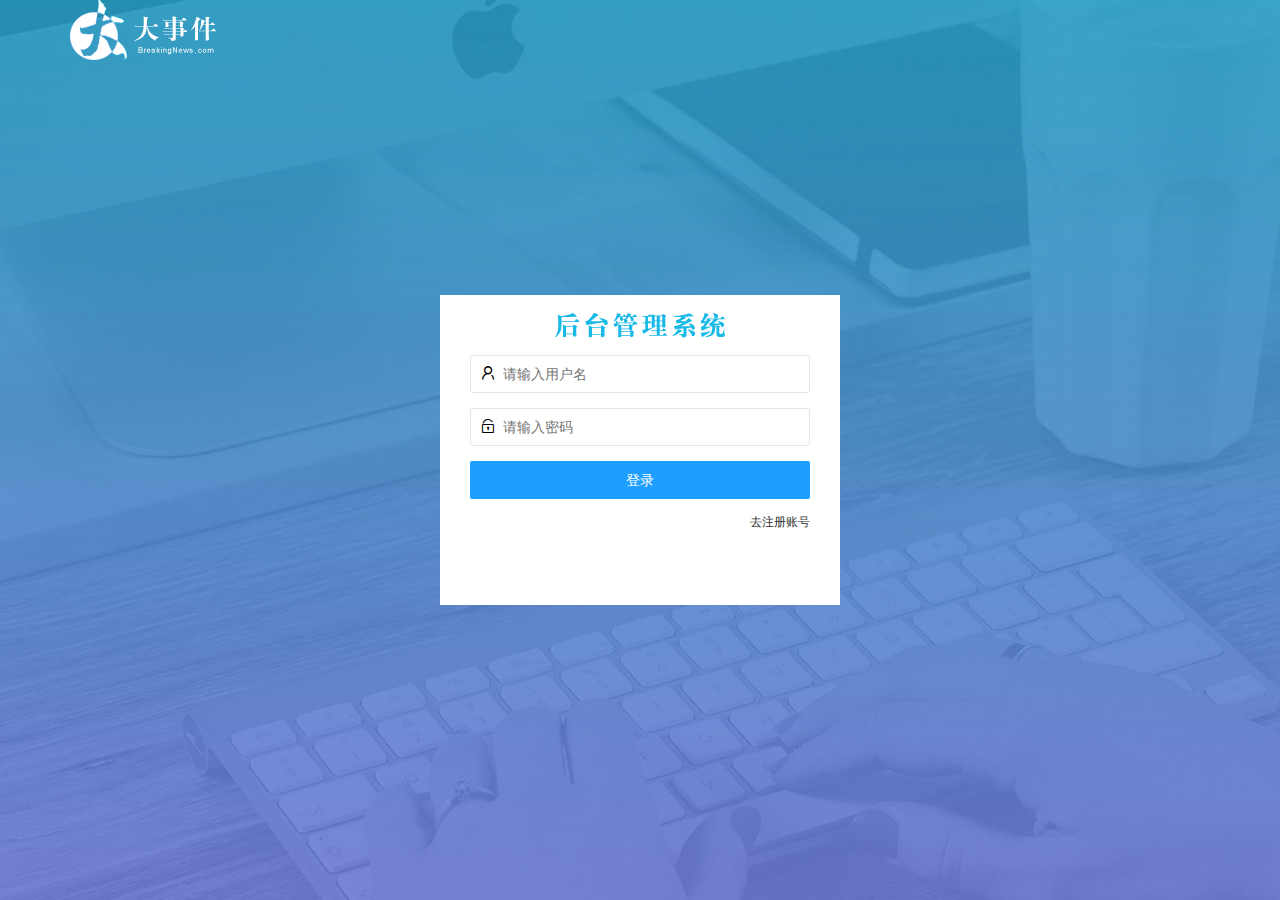
<file: login.html>
<!DOCTYPE html>
<html lang="en">

<head>
  <meta charset="UTF-8">
  <meta http-equiv="X-UA-Compatible" content="IE=edge">
  <meta name="viewport" content="width=device-width, initial-scale=1.0">
  <title>大事件-登录/注册</title>
  <!-- 导入layui样式 -->
  <link rel="stylesheet" href="./assets/lib/layui/css/layui.css">
  <!-- 导入自己的样式 -->
  <link rel="stylesheet" href="./assets/css/login.css">
</head>

<body>
  <!-- 头部区域 -->
  <div class="layui-main">
    <img src="./assets/images/logo.png" alt="">
  </div>
  <!-- 登录注册区域 -->
  <div class="loginAndRegBox">
    <div class="title-box"></div>
    <!-- 登录div -->
    <div class="login-box">
      <!-- 登录表单 -->
      <form class="layui-form" id="form_login">
        <!-- 用户名 -->
        <div class="layui-form-item">
          <i class="layui-icon layui-icon-username"></i>
          <input type="text" name="username" required lay-verify="required" placeholder="请输入用户名" autocomplete="off"
            class="layui-input">
        </div>
        <!-- 密码 -->
        <div class="layui-form-item">
          <i class="layui-icon layui-icon-password"></i>
          <input type="password" name="password" required lay-verify="required|pwd" placeholder="请输入密码" autocomplete="off"
            class="layui-input">
        </div>
        <!-- 登录按钮 -->
        <div class="layui-form-item">
          <!-- 注意:表单提交按钮和普通按钮的区别就是lay-submit属性 -->
          <button class="layui-btn layui-btn-fluid layui-btn-normal" lay-submit>登录</button>
        </div>
        <div class="layui-form-item links">
          <a href="javascript:;" id="link_reg">去注册账号</a>
        </div>
      </form>
    </div>
    <!-- 注册 -->
    <div class="reg-box">
      <!-- 注册表单 -->
      <form class="layui-form" id="form_reg">
        <!-- 用户名 -->
        <div class="layui-form-item">
          <i class="layui-icon layui-icon-username"></i>
          <input type="text" name="username" required lay-verify="required" placeholder="请输入用户名" autocomplete="off"
            class="layui-input">
        </div>
        <!-- 密码 -->
        <div class="layui-form-item">
          <i class="layui-icon layui-icon-password"></i>
          <input type="password" name="password" required lay-verify="required|pwd" placeholder="请输入密码"
            autocomplete="off" class="layui-input">
        </div>
        <!-- 密码确认框 -->
        <div class="layui-form-item">
          <i class="layui-icon layui-icon-password"></i>
          <input type="password" name="repassword" required lay-verify="required|pwd|repwd" placeholder="再次确认密码"
            autocomplete="off" class="layui-input">
        </div>
        <!-- 注册按钮 -->
        <div class="layui-form-item">
          <!-- 注意:表单提交按钮和普通按钮的区别就是lay-submit属性 -->
          <button class="layui-btn layui-btn-fluid layui-btn-normal" lay-submit>注册</button>
        </div>
        <div class="layui-form-item links">
          <a href="javascript:;" id="link_login">去登录</a>
        </div>
      </form>
    </div>
  </div>
  <!-- 导入layui的js -->
  <script src="./assets/lib/layui/layui.js"></script>
  <!-- 导入jQuery -->
  <script src="./assets/lib/jquery.js"></script>
  <!-- 导入自己的js脚本 -->
  <script src="./assets/js/baseApi.js"></script>
  <script src="./assets/js/login.js"></script>
</body>

</html>
</file>
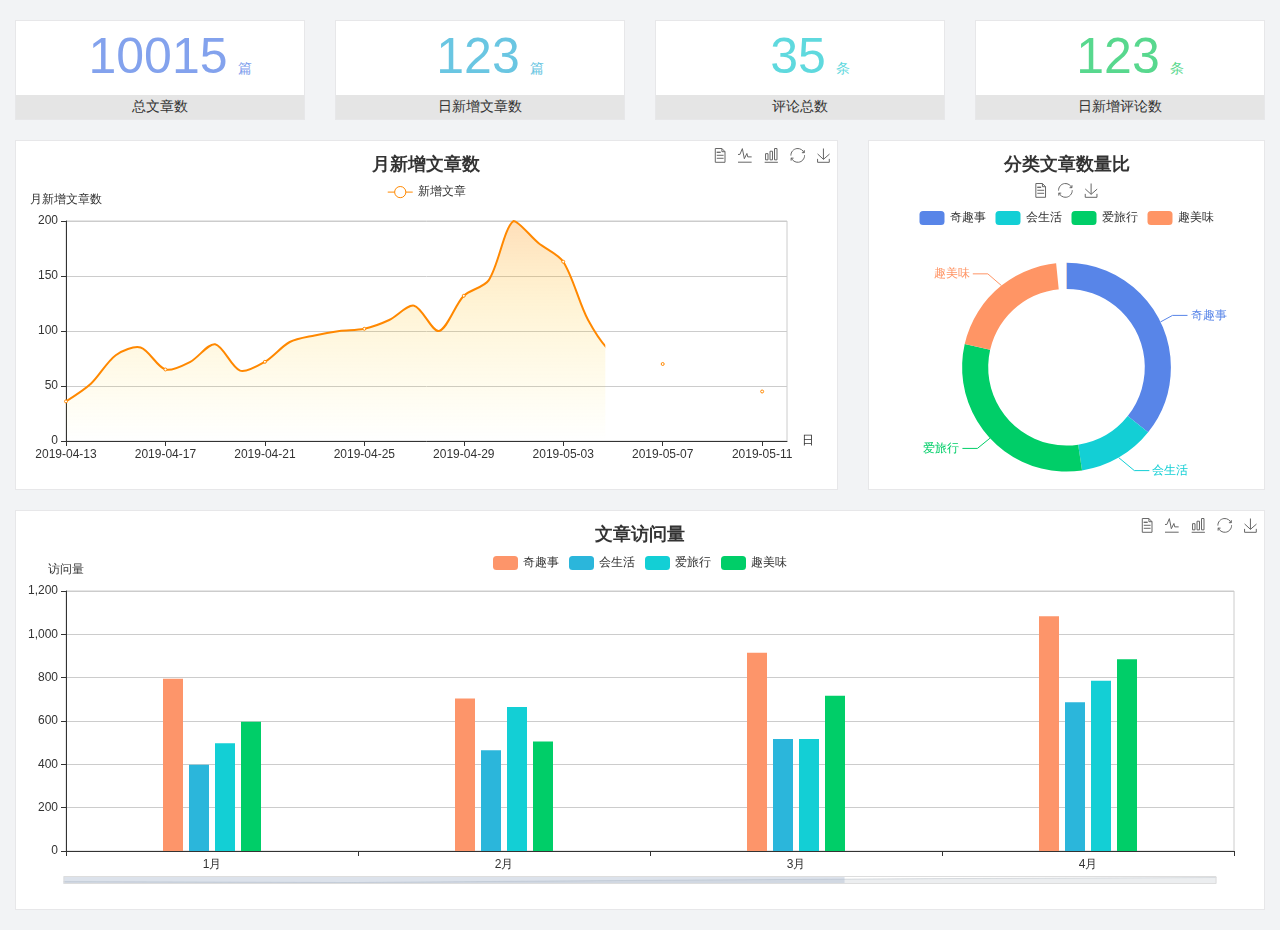
<file: home/dashboard.html>
<!DOCTYPE html>
<html lang="en">

<head>
  <meta charset="UTF-8">
  <meta name="viewport" content="width=device-width, initial-scale=1.0">
  <meta http-equiv="X-UA-Compatible" content="ie=edge">
  <title>图表统计</title>
  <link rel="stylesheet" href="../../assets/lib/bootstrap.css" />
  <link rel="stylesheet" href="../../assets/lib/main.css" />
  <script src="../../assets/lib/jquery.js"></script>
  <script type="text/javascript" src="../../assets/lib/echarts.min.js"></script>
</head>

<body>
  <div class="container-fluid">
    <div class="row spannel_list">
      <div class="col-sm-3 col-xs-6">
        <div class="spannel">
          <em>10015</em><span>篇</span>
          <b>总文章数</b>
        </div>
      </div>
      <div class="col-sm-3 col-xs-6">
        <div class="spannel scolor01">
          <em>123</em><span>篇</span>
          <b>日新增文章数</b>
        </div>
      </div>
      <div class="col-sm-3 col-xs-6">
        <div class="spannel scolor02">
          <em>35</em><span>条</span>
          <b>评论总数</b>
        </div>
      </div>
      <div class="col-sm-3 col-xs-6">
        <div class="spannel scolor03">
          <em>123</em><span>条</span>
          <b>日新增评论数</b>
        </div>
      </div>
    </div>
  </div>

  <div class="container-fluid">
    <div class="row curve-pie">
      <div class="col-lg-8 col-md-8">
        <div class="gragh_pannel" id="curve_show"></div>
      </div>
      <div class="col-lg-4 col-md-4">
        <div class="gragh_pannel" id="pie_show"></div>
      </div>
    </div>
  </div>

  <div class="container-fluid">
    <div class="column_pannel" id="column_show"></div>
  </div>

  <script>
    var oChart = echarts.init(document.getElementById('curve_show'));
    var aList_all = [
      { 'count': 36, 'date': '2019-04-13' },
      { 'count': 52, 'date': '2019-04-14' },
      { 'count': 78, 'date': '2019-04-15' },
      { 'count': 85, 'date': '2019-04-16' },
      { 'count': 65, 'date': '2019-04-17' },
      { 'count': 72, 'date': '2019-04-18' },
      { 'count': 88, 'date': '2019-04-19' },
      { 'count': 64, 'date': '2019-04-20' },
      { 'count': 72, 'date': '2019-04-21' },
      { 'count': 90, 'date': '2019-04-22' },
      { 'count': 96, 'date': '2019-04-23' },
      { 'count': 100, 'date': '2019-04-24' },
      { 'count': 102, 'date': '2019-04-25' },
      { 'count': 110, 'date': '2019-04-26' },
      { 'count': 123, 'date': '2019-04-27' },
      { 'count': 100, 'date': '2019-04-28' },
      { 'count': 132, 'date': '2019-04-29' },
      { 'count': 146, 'date': '2019-04-30' },
      { 'count': 200, 'date': '2019-05-01' },
      { 'count': 180, 'date': '2019-05-02' },
      { 'count': 163, 'date': '2019-05-03' },
      { 'count': 110, 'date': '2019-05-04' },
      { 'count': 80, 'date': '2019-05-05' },
      { 'count': 82, 'date': '2019-05-06' },
      { 'count': 70, 'date': '2019-05-07' },
      { 'count': 65, 'date': '2019-05-08' },
      { 'count': 54, 'date': '2019-05-09' },
      { 'count': 40, 'date': '2019-05-10' },
      { 'count': 45, 'date': '2019-05-11' },
      { 'count': 38, 'date': '2019-05-12' },
    ];

    let aCount = [];
    let aDate = [];

    for (var i = 0; i < aList_all.length; i++) {
      aCount.push(aList_all[i].count);
      aDate.push(aList_all[i].date);
    }

    var chartopt = {
      title: {
        text: '月新增文章数',
        left: 'center',
        top: '10'
      },
      tooltip: {
        trigger: 'axis'
      },
      legend: {
        data: ['新增文章'],
        top: '40'
      },
      toolbox: {
        show: true,
        feature: {
          mark: { show: true },
          dataView: { show: true, readOnly: false },
          magicType: { show: true, type: ['line', 'bar'] },
          restore: { show: true },
          saveAsImage: { show: true }
        }
      },
      calculable: true,
      xAxis: [
        {
          name: '日',
          type: 'category',
          boundaryGap: false,
          data: aDate
        }
      ],
      yAxis: [
        {
          name: '月新增文章数',
          type: 'value'
        }
      ],
      series: [
        {
          name: '新增文章',
          type: 'line',
          smooth: true,
          itemStyle: { normal: { areaStyle: { type: 'default' }, color: '#f80' }, lineStyle: { color: '#f80' } },
          data: aCount
        }],
      areaStyle: {
        normal: {
          color: new echarts.graphic.LinearGradient(0, 0, 0, 1, [{
            offset: 0,
            color: 'rgba(255,136,0,0.39)'
          }, {
            offset: .34,
            color: 'rgba(255,180,0,0.25)'
          }, {
            offset: 1,
            color: 'rgba(255,222,0,0.00)'
          }])

        }
      },
      grid: {
        show: true,
        x: 50,
        x2: 50,
        y: 80,
        height: 220
      }
    };

    oChart.setOption(chartopt);


    var oPie = echarts.init(document.getElementById('pie_show'));
    var oPieopt =
    {
      title: {
        top: 10,
        text: '分类文章数量比',
        x: 'center'
      },
      tooltip: {
        trigger: 'item',
        formatter: "{a} <br/>{b} : {c} ({d}%)"
      },
      color: ['#5885e8', '#13cfd5', '#00ce68', '#ff9565'],
      legend: {
        x: 'center',
        top: 65,
        data: ['奇趣事', '会生活', '爱旅行', '趣美味']
      },
      toolbox: {
        show: true,
        x: 'center',
        top: 35,
        feature: {
          mark: { show: true },
          dataView: { show: true, readOnly: false },
          magicType: {
            show: true,
            type: ['pie', 'funnel'],
            option: {
              funnel: {
                x: '25%',
                width: '50%',
                funnelAlign: 'left',
                max: 1548
              }
            }
          },
          restore: { show: true },
          saveAsImage: { show: true }
        }
      },
      calculable: true,
      series: [
        {
          name: '访问来源',
          type: 'pie',
          radius: ['45%', '60%'],
          center: ['50%', '65%'],
          data: [
            { value: 300, name: '奇趣事' },
            { value: 100, name: '会生活' },
            { value: 260, name: '爱旅行' },
            { value: 180, name: '趣美味' }
          ]
        }
      ]
    };
    oPie.setOption(oPieopt);



    var oColumn = this.echarts.init(document.getElementById('column_show'));
    var oColumnopt =
    {
      title: {
        text: '文章访问量',
        left: 'center',
        top: '10'
      },
      tooltip: {
        trigger: 'axis'
      },
      legend: {
        data: ['奇趣事', '会生活', '爱旅行', '趣美味'],
        top: '40'
      },
      toolbox: {
        show: true,
        feature: {
          mark: { show: true },
          dataView: { show: true, readOnly: false },
          magicType: { show: true, type: ['line', 'bar'] },
          restore: { show: true },
          saveAsImage: { show: true }
        }
      },
      calculable: true,
      xAxis: [
        {
          type: 'category',
          data: ['1月', '2月', '3月', '4月', '5月']
        }
      ],
      yAxis: [
        {
          name: '访问量',
          type: 'value'
        }
      ],
      series: [
        {
          name: '奇趣事',
          type: 'bar',
          barWidth: 20,
          itemStyle: {
            normal: { areaStyle: { type: 'default' }, color: '#fd956a' }
          },
          data: [800, 708, 920, 1090, 1200]
        },
        {
          name: '会生活',
          type: 'bar',
          barWidth: 20,
          itemStyle: {
            normal: { areaStyle: { type: 'default' }, color: '#2bb6db' }
          },
          data: [400, 468, 520, 690, 800]
        },
        {
          name: '爱旅行',
          type: 'bar',
          barWidth: 20,
          itemStyle: {
            normal: { areaStyle: { type: 'default' }, color: '#13cfd5' }
          },
          data: [500, 668, 520, 790, 900]
        },
        {
          name: '趣美味',
          type: 'bar',
          barWidth: 20,
          itemStyle: {
            normal: { areaStyle: { type: 'default' }, color: '#00ce68' }
          },
          data: [600, 508, 720, 890, 1000]
        }
      ],
      grid: {
        show: true,
        x: 50,
        x2: 30,
        y: 80,
        height: 260
      },
      dataZoom: [//给x轴设置滚动条
        {
          start: 0,//默认为0
          end: 100 - 1000 / 31,//默认为100
          type: 'slider',
          show: true,
          xAxisIndex: [0],
          handleSize: 0,//滑动条的 左右2个滑动条的大小
          height: 8,//组件高度
          left: 45, //左边的距离
          right: 50,//右边的距离
          bottom: 26,//右边的距离
          handleColor: '#ddd',//h滑动图标的颜色
          handleStyle: {
            borderColor: "#cacaca",
            borderWidth: "1",
            shadowBlur: 2,
            background: "#ddd",
            shadowColor: "#ddd",
          }
        }]
    };
    oColumn.setOption(oColumnopt);
  </script>
</body>

</html>
</file>
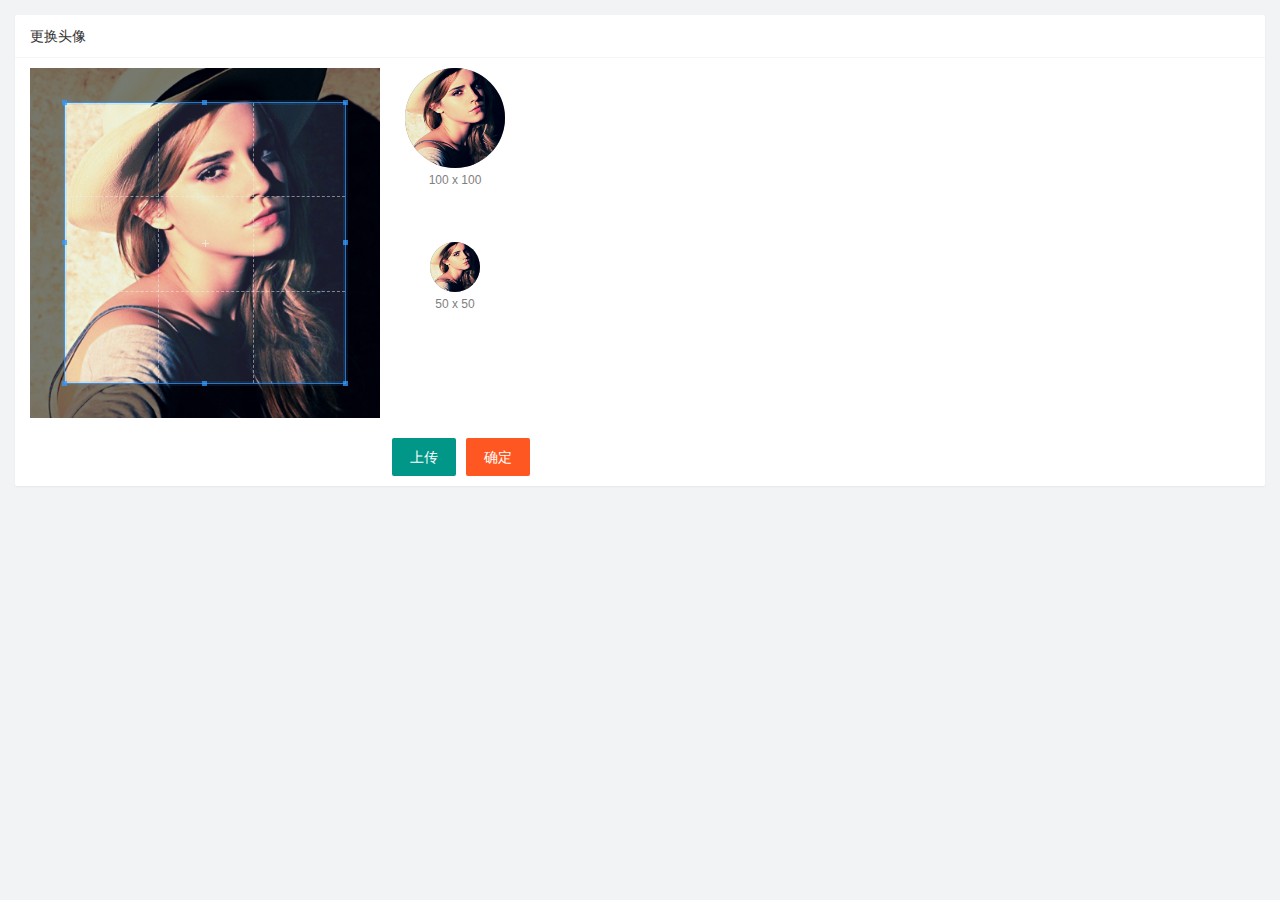
<file: user/user_avatar.html>
<!DOCTYPE html>
<html lang="en">

<head>
  <meta charset="UTF-8">
  <meta http-equiv="X-UA-Compatible" content="IE=edge">
  <meta name="viewport" content="width=device-width, initial-scale=1.0">
  <title>Document</title>
  <link rel="stylesheet" href="/assets/lib/layui/css/layui.css">
  <link rel="stylesheet" href="/assets/css/user/user_avatar.css">
  <link rel="stylesheet" href="/assets/lib/cropper/cropper.css" />
</head>

<body>
  <!-- 卡片 -->
  <div class="layui-card">
    <div class="layui-card-header">更换头像</div>
    <div class="layui-card-body">
      <!-- 第一行的图片裁剪和预览区域 -->
      <div class="row1">
        <!-- 图片裁剪区域 -->
        <div class="cropper-box">
          <!-- 这个 img 标签很重要，将来会把它初始化为裁剪区域 -->
          <img id="image" src="/assets/images/sample.jpg" />
        </div>
        <!-- 图片的预览区域 -->
        <div class="preview-box">
          <div>
            <!-- 宽高为 100px 的预览区域 -->
            <div class="img-preview w100"></div>
            <p class="size">100 x 100</p>
          </div>
          <div>
            <!-- 宽高为 50px 的预览区域 -->
            <div class="img-preview w50"></div>
            <p class="size">50 x 50</p>
          </div>
        </div>
      </div>

      <!-- 第二行的按钮区域 -->
      <div class="row2">
        <!-- 通过accept属性,指定文件上传的类型 -->
        <input type="file" name="" id="file" accept="image/png,image/jpeg">
        <button type="button" class="layui-btn" id="btnChooseImage">上传</button>
        <button type="button" class="layui-btn layui-btn-danger" id="btnUpload">确定</button>
      </div>
    </div>
  </div>
  <script src="/assets/lib/layui/layui.js"></script>
  <script src="/assets/lib/jquery.js"></script>
  <script src="/assets/lib/cropper/Cropper.js"></script>
  <script src="/assets/lib/cropper/jquery-cropper.js"></script>
  <script src="/assets/js/baseApi.js"></script>
  <script src="/assets/js/user/user_avatar.js"></script>
</body>

</html>
</file>
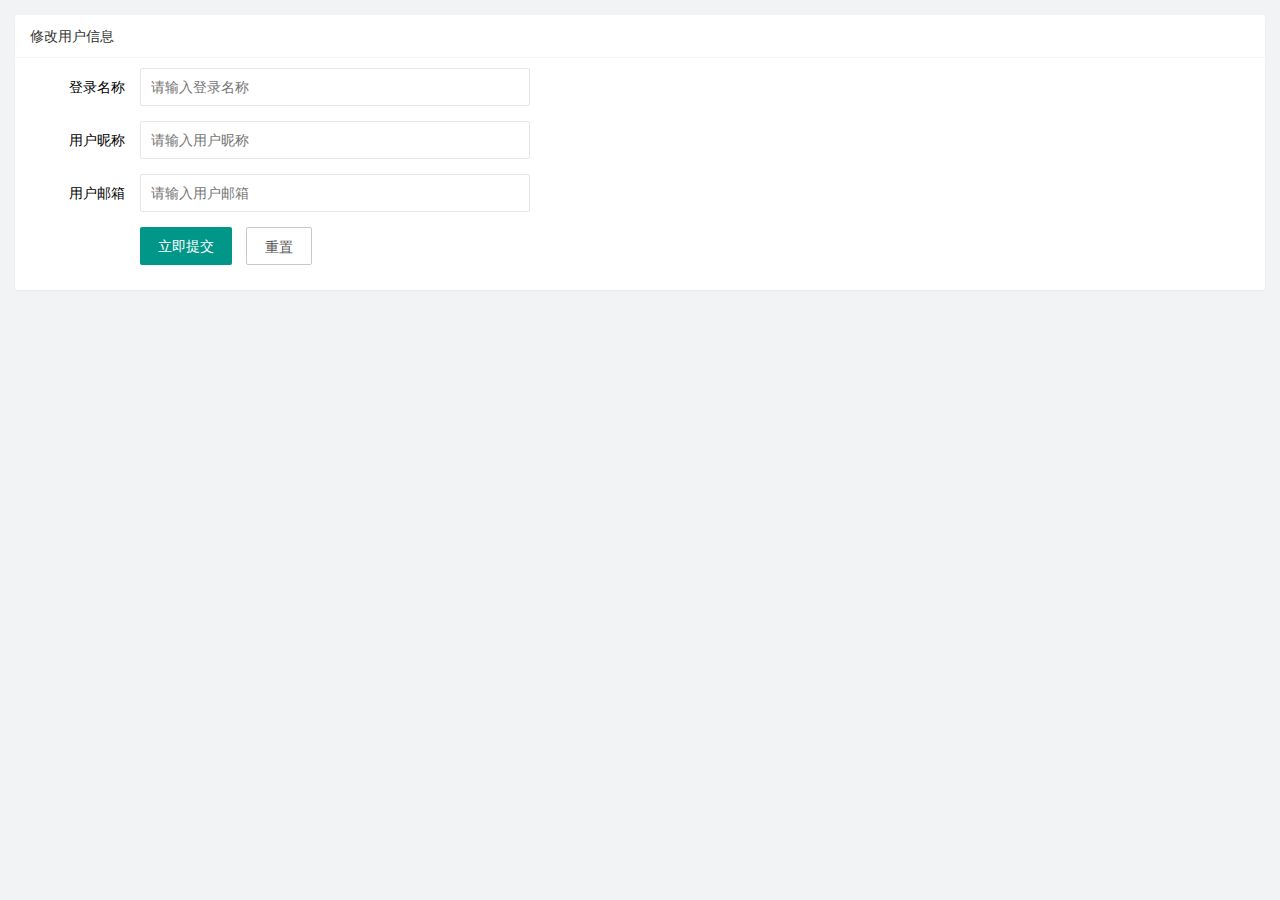
<file: user/user_info.html>
<!DOCTYPE html>
<html lang="en">

<head>
  <meta charset="UTF-8">
  <meta http-equiv="X-UA-Compatible" content="IE=edge">
  <meta name="viewport" content="width=device-width, initial-scale=1.0">
  <title>Document</title>
  <link rel="stylesheet" href="/assets/lib/layui/css/layui.css">
  <!-- 导入自己的样式 -->
  <link rel="stylesheet" href="/assets/css/user/user_info.css">
</head>

<body>
  <!-- 卡片区域 -->
  <div class="layui-card">
    <div class="layui-card-header">修改用户信息</div>
    <div class="layui-card-body">
      <!-- form表单区域 -->
      <form class="layui-form" lay-filter="formUserInfo">
        <!-- 这是隐藏域 -->
        <input type="hidden" name="id" value="">
        <div class="layui-form-item">
          <label class="layui-form-label">登录名称</label>
          <div class="layui-input-block">
            <input type="text" name="username" required lay-verify="required" placeholder="请输入登录名称" autocomplete="off" readonly
              class="layui-input">
          </div>
        </div>
        <div class="layui-form-item">
          <label class="layui-form-label">用户昵称</label>
          <div class="layui-input-block">
            <input type="text" name="nickname" required lay-verify="required|nickname" placeholder="请输入用户昵称" autocomplete="off"
              class="layui-input">
          </div>
        </div>
        <div class="layui-form-item">
          <label class="layui-form-label">用户邮箱</label>
          <div class="layui-input-block">
            <input type="text" name="email" required lay-verify="required|email" placeholder="请输入用户邮箱" autocomplete="off"
              class="layui-input">
          </div>
        </div>
        <div class="layui-form-item">
          <div class="layui-input-block">
            <button class="layui-btn" lay-submit lay-filter="formDemo">立即提交</button>
            <button type="reset" class="layui-btn layui-btn-primary" id="btnReset">重置</button>
          </div>
        </div>
      </form>
    </div>
  </div>
  <script src="/assets/lib/layui/layui.js"></script>
  <script src="/assets/lib/jquery.js"></script>
  <script src="/assets/js/baseApi.js"></script>
  <script src="/assets/js/user/user_info.js"></script>
</body>

</html>
</file>
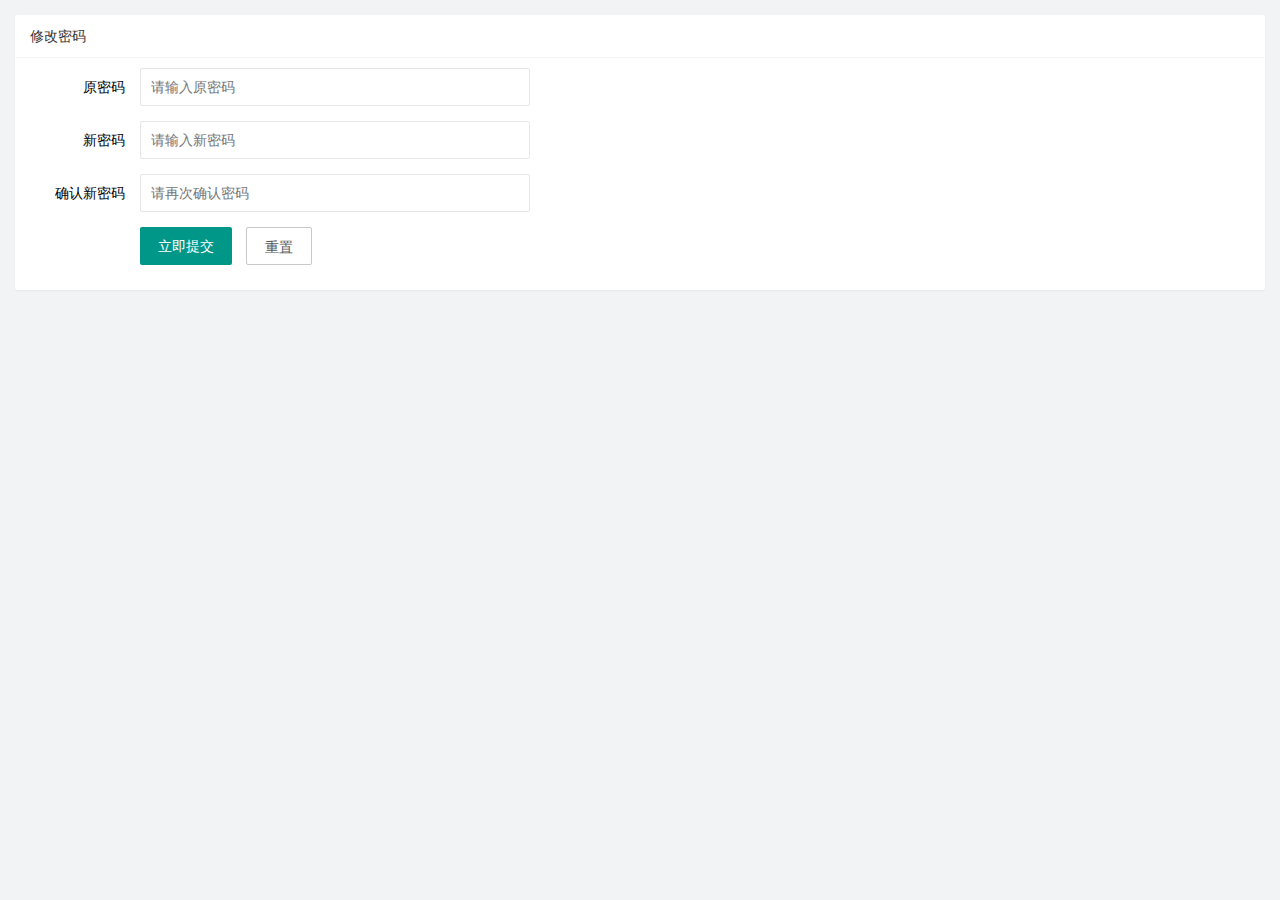
<file: user/user_pwd.html>
<!DOCTYPE html>
<html lang="en">

<head>
  <meta charset="UTF-8">
  <meta http-equiv="X-UA-Compatible" content="IE=edge">
  <meta name="viewport" content="width=device-width, initial-scale=1.0">
  <title>Document</title>
  <link rel="stylesheet" href="/assets/lib/layui/css/layui.css">
  <link rel="stylesheet" href="/assets/css/user/user_pwd.css">
</head>

<body>
  <!-- 卡片区域 -->
  <div class="layui-card">
    <div class="layui-card-header">修改密码</div>
    <div class="layui-card-body">
      <form class="layui-form">
        <div class="layui-form-item">
          <label class="layui-form-label">原密码</label>
          <div class="layui-input-block">
            <input type="password" name="oldPwd" required lay-verify="required|pwd" placeholder="请输入原密码" autocomplete="off"
              class="layui-input">
          </div>
        </div>
        <div class="layui-form-item">
          <label class="layui-form-label">新密码</label>
          <div class="layui-input-block">
            <input type="password" name="newPwd" required lay-verify="required|pwd|samePwd" placeholder="请输入新密码" autocomplete="off"
              class="layui-input">
          </div>
        </div>
        <div class="layui-form-item">
          <label class="layui-form-label">确认新密码</label>
          <div class="layui-input-block">
            <input type="password" name="rePwd" required lay-verify="required|pwd|rePwd" placeholder="请再次确认密码" autocomplete="off"
              class="layui-input">
          </div>
        </div>
        <div class="layui-form-item">
          <div class="layui-input-block">
            <button class="layui-btn" lay-submit lay-filter="formDemo">立即提交</button>
            <button type="reset" class="layui-btn layui-btn-primary">重置</button>
          </div>
        </div>
      </form>
    </div>
  </div>
  <script src="/assets/lib/layui/layui.js"></script>
  <script src="/assets/lib/jquery.js"></script>
  <script src="/assets/js/baseApi.js"></script>
  <script src="/assets/js/user/user_pwd.js"></script>
</body>

</html>
</file>
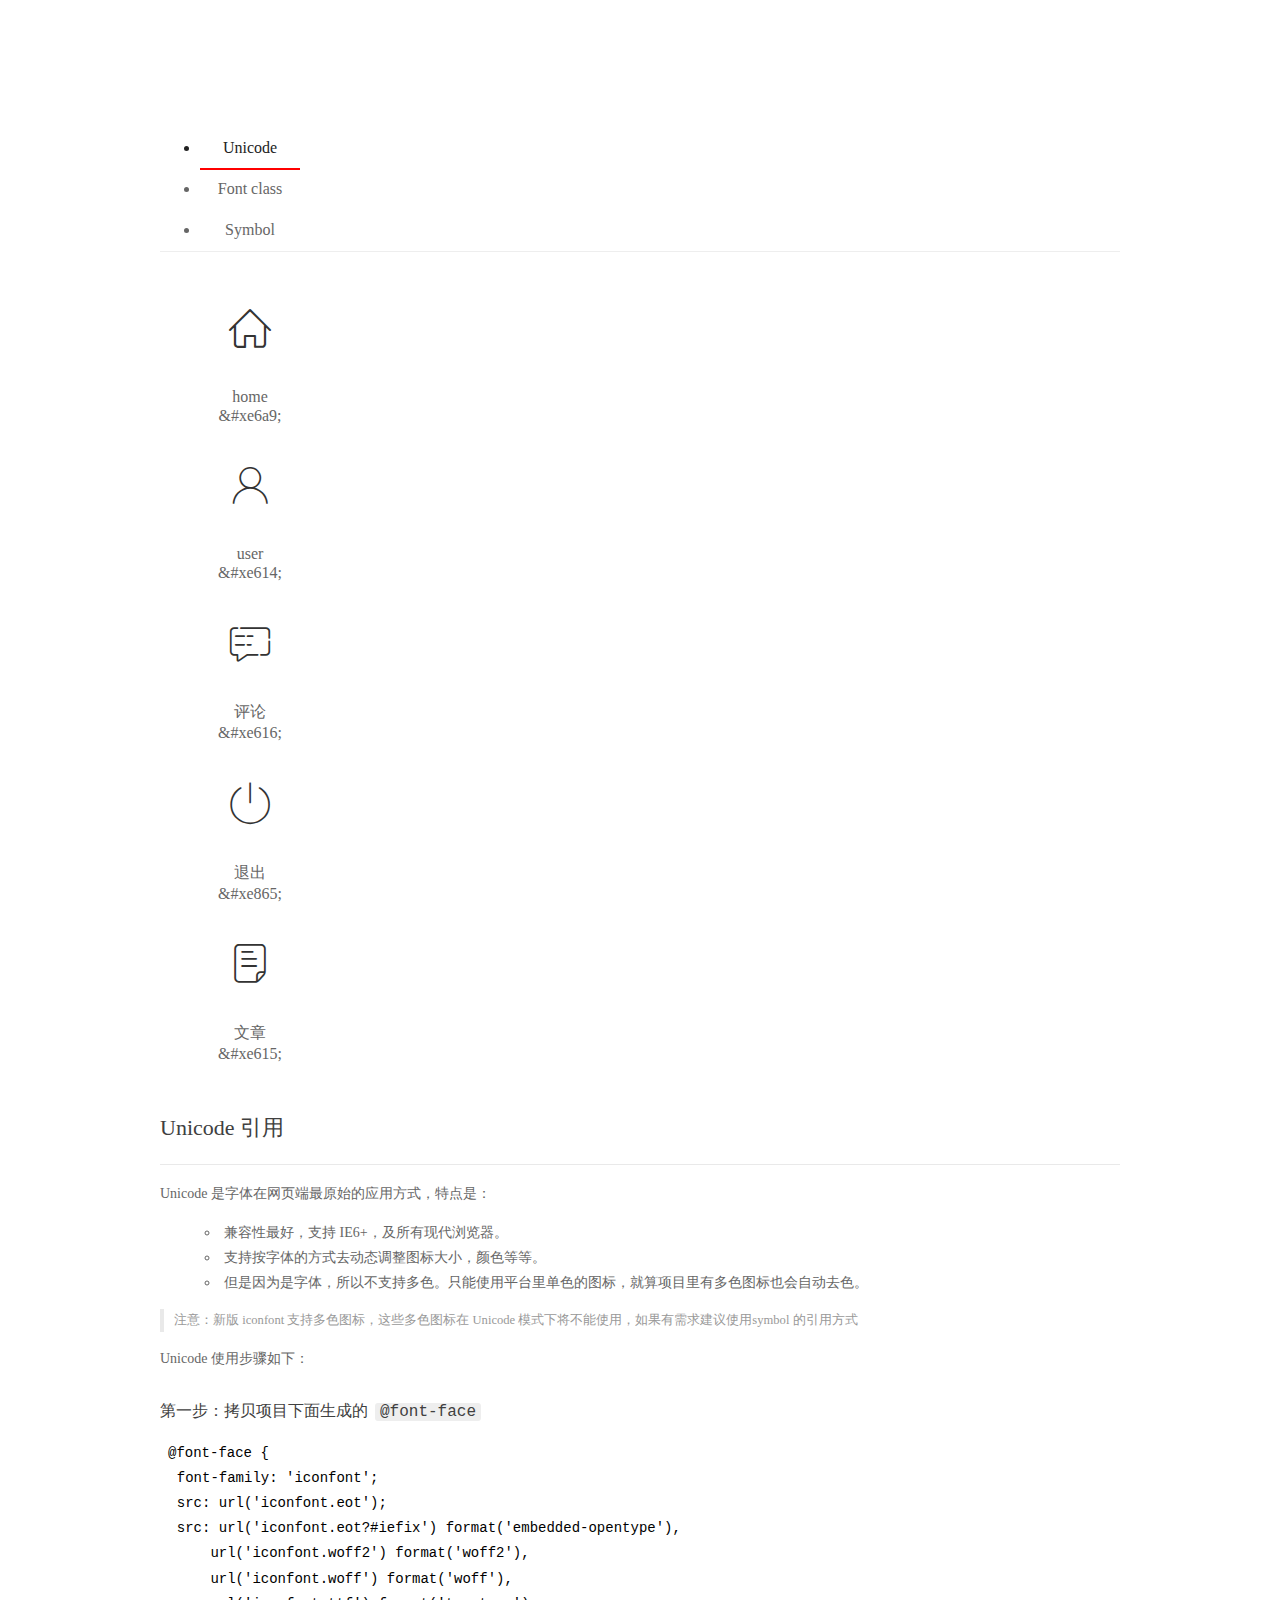
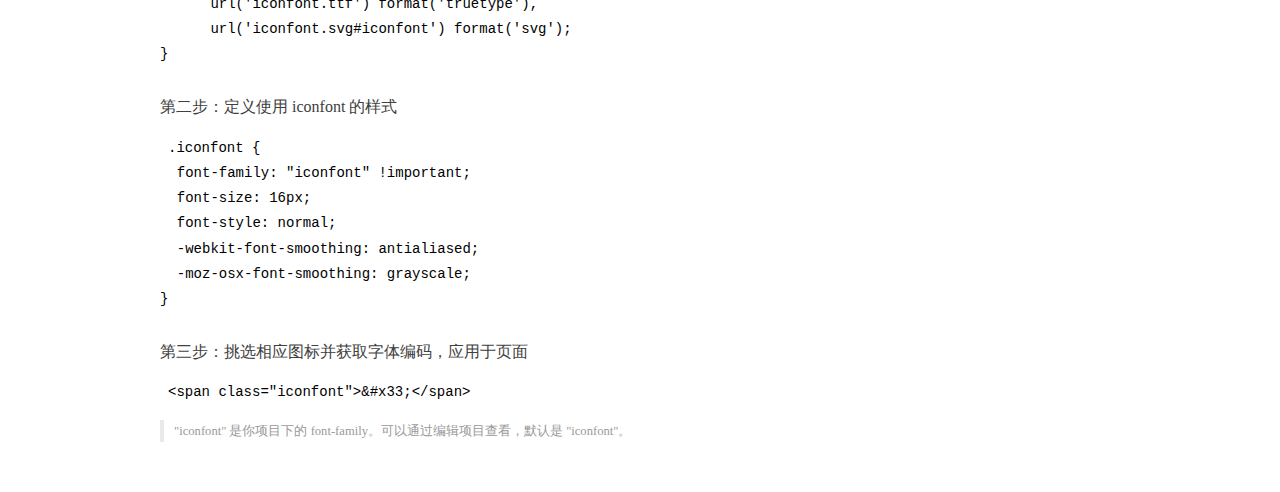
<file: assets/fonts/demo_index.html>
<!DOCTYPE html>
<html>
<head>
  <meta charset="utf-8"/>
  <title>IconFont Demo</title>
  <link rel="shortcut icon" href="https://gtms04.alicdn.com/tps/i4/TB1_oz6GVXXXXaFXpXXJDFnIXXX-64-64.ico" type="image/x-icon"/>
  <link rel="stylesheet" href="https://g.alicdn.com/thx/cube/1.3.2/cube.min.css">
  <link rel="stylesheet" href="demo.css">
  <link rel="stylesheet" href="iconfont.css">
  <script src="iconfont.js"></script>
  <!-- jQuery -->
  <script src="https://a1.alicdn.com/oss/uploads/2018/12/26/7bfddb60-08e8-11e9-9b04-53e73bb6408b.js"></script>
  <!-- 代码高亮 -->
  <script src="https://a1.alicdn.com/oss/uploads/2018/12/26/a3f714d0-08e6-11e9-8a15-ebf944d7534c.js"></script>
</head>
<body>
  <div class="main">
    <h1 class="logo"><a href="https://www.iconfont.cn/" title="iconfont 首页" target="_blank">&#xe86b;</a></h1>
    <div class="nav-tabs">
      <ul id="tabs" class="dib-box">
        <li class="dib active"><span>Unicode</span></li>
        <li class="dib"><span>Font class</span></li>
        <li class="dib"><span>Symbol</span></li>
      </ul>
      
    </div>
    <div class="tab-container">
      <div class="content unicode" style="display: block;">
          <ul class="icon_lists dib-box">
          
            <li class="dib">
              <span class="icon iconfont">&#xe6a9;</span>
                <div class="name">home</div>
                <div class="code-name">&amp;#xe6a9;</div>
              </li>
          
            <li class="dib">
              <span class="icon iconfont">&#xe614;</span>
                <div class="name">user</div>
                <div class="code-name">&amp;#xe614;</div>
              </li>
          
            <li class="dib">
              <span class="icon iconfont">&#xe616;</span>
                <div class="name">评论</div>
                <div class="code-name">&amp;#xe616;</div>
              </li>
          
            <li class="dib">
              <span class="icon iconfont">&#xe865;</span>
                <div class="name">退出</div>
                <div class="code-name">&amp;#xe865;</div>
              </li>
          
            <li class="dib">
              <span class="icon iconfont">&#xe615;</span>
                <div class="name">文章</div>
                <div class="code-name">&amp;#xe615;</div>
              </li>
          
          </ul>
          <div class="article markdown">
          <h2 id="unicode-">Unicode 引用</h2>
          <hr>

          <p>Unicode 是字体在网页端最原始的应用方式，特点是：</p>
          <ul>
            <li>兼容性最好，支持 IE6+，及所有现代浏览器。</li>
            <li>支持按字体的方式去动态调整图标大小，颜色等等。</li>
            <li>但是因为是字体，所以不支持多色。只能使用平台里单色的图标，就算项目里有多色图标也会自动去色。</li>
          </ul>
          <blockquote>
            <p>注意：新版 iconfont 支持多色图标，这些多色图标在 Unicode 模式下将不能使用，如果有需求建议使用symbol 的引用方式</p>
          </blockquote>
          <p>Unicode 使用步骤如下：</p>
          <h3 id="-font-face">第一步：拷贝项目下面生成的 <code>@font-face</code></h3>
<pre><code class="language-css"
>@font-face {
  font-family: 'iconfont';
  src: url('iconfont.eot');
  src: url('iconfont.eot?#iefix') format('embedded-opentype'),
      url('iconfont.woff2') format('woff2'),
      url('iconfont.woff') format('woff'),
      url('iconfont.ttf') format('truetype'),
      url('iconfont.svg#iconfont') format('svg');
}
</code></pre>
          <h3 id="-iconfont-">第二步：定义使用 iconfont 的样式</h3>
<pre><code class="language-css"
>.iconfont {
  font-family: "iconfont" !important;
  font-size: 16px;
  font-style: normal;
  -webkit-font-smoothing: antialiased;
  -moz-osx-font-smoothing: grayscale;
}
</code></pre>
          <h3 id="-">第三步：挑选相应图标并获取字体编码，应用于页面</h3>
<pre>
<code class="language-html"
>&lt;span class="iconfont"&gt;&amp;#x33;&lt;/span&gt;
</code></pre>
          <blockquote>
            <p>"iconfont" 是你项目下的 font-family。可以通过编辑项目查看，默认是 "iconfont"。</p>
          </blockquote>
          </div>
      </div>
      <div class="content font-class">
        <ul class="icon_lists dib-box">
          
          <li class="dib">
            <span class="icon iconfont icon-home"></span>
            <div class="name">
              home
            </div>
            <div class="code-name">.icon-home
            </div>
          </li>
          
          <li class="dib">
            <span class="icon iconfont icon-user"></span>
            <div class="name">
              user
            </div>
            <div class="code-name">.icon-user
            </div>
          </li>
          
          <li class="dib">
            <span class="icon iconfont icon-pinglun"></span>
            <div class="name">
              评论
            </div>
            <div class="code-name">.icon-pinglun
            </div>
          </li>
          
          <li class="dib">
            <span class="icon iconfont icon-tuichu"></span>
            <div class="name">
              退出
            </div>
            <div class="code-name">.icon-tuichu
            </div>
          </li>
          
          <li class="dib">
            <span class="icon iconfont icon-16"></span>
            <div class="name">
              文章
            </div>
            <div class="code-name">.icon-16
            </div>
          </li>
          
        </ul>
        <div class="article markdown">
        <h2 id="font-class-">font-class 引用</h2>
        <hr>

        <p>font-class 是 Unicode 使用方式的一种变种，主要是解决 Unicode 书写不直观，语意不明确的问题。</p>
        <p>与 Unicode 使用方式相比，具有如下特点：</p>
        <ul>
          <li>兼容性良好，支持 IE8+，及所有现代浏览器。</li>
          <li>相比于 Unicode 语意明确，书写更直观。可以很容易分辨这个 icon 是什么。</li>
          <li>因为使用 class 来定义图标，所以当要替换图标时，只需要修改 class 里面的 Unicode 引用。</li>
          <li>不过因为本质上还是使用的字体，所以多色图标还是不支持的。</li>
        </ul>
        <p>使用步骤如下：</p>
        <h3 id="-fontclass-">第一步：引入项目下面生成的 fontclass 代码：</h3>
<pre><code class="language-html">&lt;link rel="stylesheet" href="./iconfont.css"&gt;
</code></pre>
        <h3 id="-">第二步：挑选相应图标并获取类名，应用于页面：</h3>
<pre><code class="language-html">&lt;span class="iconfont icon-xxx"&gt;&lt;/span&gt;
</code></pre>
        <blockquote>
          <p>"
            iconfont" 是你项目下的 font-family。可以通过编辑项目查看，默认是 "iconfont"。</p>
        </blockquote>
      </div>
      </div>
      <div class="content symbol">
          <ul class="icon_lists dib-box">
          
            <li class="dib">
                <svg class="icon svg-icon" aria-hidden="true">
                  <use xlink:href="#icon-home"></use>
                </svg>
                <div class="name">home</div>
                <div class="code-name">#icon-home</div>
            </li>
          
            <li class="dib">
                <svg class="icon svg-icon" aria-hidden="true">
                  <use xlink:href="#icon-user"></use>
                </svg>
                <div class="name">user</div>
                <div class="code-name">#icon-user</div>
            </li>
          
            <li class="dib">
                <svg class="icon svg-icon" aria-hidden="true">
                  <use xlink:href="#icon-pinglun"></use>
                </svg>
                <div class="name">评论</div>
                <div class="code-name">#icon-pinglun</div>
            </li>
          
            <li class="dib">
                <svg class="icon svg-icon" aria-hidden="true">
                  <use xlink:href="#icon-tuichu"></use>
                </svg>
                <div class="name">退出</div>
                <div class="code-name">#icon-tuichu</div>
            </li>
          
            <li class="dib">
                <svg class="icon svg-icon" aria-hidden="true">
                  <use xlink:href="#icon-16"></use>
                </svg>
                <div class="name">文章</div>
                <div class="code-name">#icon-16</div>
            </li>
          
          </ul>
          <div class="article markdown">
          <h2 id="symbol-">Symbol 引用</h2>
          <hr>

          <p>这是一种全新的使用方式，应该说这才是未来的主流，也是平台目前推荐的用法。相关介绍可以参考这篇<a href="">文章</a>
            这种用法其实是做了一个 SVG 的集合，与另外两种相比具有如下特点：</p>
          <ul>
            <li>支持多色图标了，不再受单色限制。</li>
            <li>通过一些技巧，支持像字体那样，通过 <code>font-size</code>, <code>color</code> 来调整样式。</li>
            <li>兼容性较差，支持 IE9+，及现代浏览器。</li>
            <li>浏览器渲染 SVG 的性能一般，还不如 png。</li>
          </ul>
          <p>使用步骤如下：</p>
          <h3 id="-symbol-">第一步：引入项目下面生成的 symbol 代码：</h3>
<pre><code class="language-html">&lt;script src="./iconfont.js"&gt;&lt;/script&gt;
</code></pre>
          <h3 id="-css-">第二步：加入通用 CSS 代码（引入一次就行）：</h3>
<pre><code class="language-html">&lt;style&gt;
.icon {
  width: 1em;
  height: 1em;
  vertical-align: -0.15em;
  fill: currentColor;
  overflow: hidden;
}
&lt;/style&gt;
</code></pre>
          <h3 id="-">第三步：挑选相应图标并获取类名，应用于页面：</h3>
<pre><code class="language-html">&lt;svg class="icon" aria-hidden="true"&gt;
  &lt;use xlink:href="#icon-xxx"&gt;&lt;/use&gt;
&lt;/svg&gt;
</code></pre>
          </div>
      </div>

    </div>
  </div>
  <script>
  $(document).ready(function () {
      $('.tab-container .content:first').show()

      $('#tabs li').click(function (e) {
        var tabContent = $('.tab-container .content')
        var index = $(this).index()

        if ($(this).hasClass('active')) {
          return
        } else {
          $('#tabs li').removeClass('active')
          $(this).addClass('active')

          tabContent.hide().eq(index).fadeIn()
        }
      })
    })
  </script>
</body>
</html>
</file>
<file: assets/lib/layui/css/layui.css>
/** layui-v2.5.5 MIT License By https://www.layui.com */
 .layui-inline,img{display:inline-block;vertical-align:middle}h1,h2,h3,h4,h5,h6{font-weight:400}.layui-edge,.layui-header,.layui-inline,.layui-main{position:relative}.layui-body,.layui-edge,.layui-elip{overflow:hidden}.layui-btn,.layui-edge,.layui-inline,img{vertical-align:middle}.layui-btn,.layui-disabled,.layui-icon,.layui-unselect{-moz-user-select:none;-webkit-user-select:none;-ms-user-select:none}.layui-elip,.layui-form-checkbox span,.layui-form-pane .layui-form-label{text-overflow:ellipsis;white-space:nowrap}.layui-breadcrumb,.layui-tree-btnGroup{visibility:hidden}blockquote,body,button,dd,div,dl,dt,form,h1,h2,h3,h4,h5,h6,input,li,ol,p,pre,td,textarea,th,ul{margin:0;padding:0;-webkit-tap-highlight-color:rgba(0,0,0,0)}a:active,a:hover{outline:0}img{border:none}li{list-style:none}table{border-collapse:collapse;border-spacing:0}h4,h5,h6{font-size:100%}button,input,optgroup,option,select,textarea{font-family:inherit;font-size:inherit;font-style:inherit;font-weight:inherit;outline:0}pre{white-space:pre-wrap;white-space:-moz-pre-wrap;white-space:-pre-wrap;white-space:-o-pre-wrap;word-wrap:break-word}body{line-height:24px;font:14px Helvetica Neue,Helvetica,PingFang SC,Tahoma,Arial,sans-serif}hr{height:1px;margin:10px 0;border:0;clear:both}a{color:#333;text-decoration:none}a:hover{color:#777}a cite{font-style:normal;*cursor:pointer}.layui-border-box,.layui-border-box *{box-sizing:border-box}.layui-box,.layui-box *{box-sizing:content-box}.layui-clear{clear:both;*zoom:1}.layui-clear:after{content:'\20';clear:both;*zoom:1;display:block;height:0}.layui-inline{*display:inline;*zoom:1}.layui-edge{display:inline-block;width:0;height:0;border-width:6px;border-style:dashed;border-color:transparent}.layui-edge-top{top:-4px;border-bottom-color:#999;border-bottom-style:solid}.layui-edge-right{border-left-color:#999;border-left-style:solid}.layui-edge-bottom{top:2px;border-top-color:#999;border-top-style:solid}.layui-edge-left{border-right-color:#999;border-right-style:solid}.layui-disabled,.layui-disabled:hover{color:#d2d2d2!important;cursor:not-allowed!important}.layui-circle{border-radius:100%}.layui-show{display:block!important}.layui-hide{display:none!important}@font-face{font-family:layui-icon;src:url(../font/iconfont.eot?v=250);src:url(../font/iconfont.eot?v=250#iefix) format('embedded-opentype'),url(../font/iconfont.woff2?v=250) format('woff2'),url(../font/iconfont.woff?v=250) format('woff'),url(../font/iconfont.ttf?v=250) format('truetype'),url(../font/iconfont.svg?v=250#layui-icon) format('svg')}.layui-icon{font-family:layui-icon!important;font-size:16px;font-style:normal;-webkit-font-smoothing:antialiased;-moz-osx-font-smoothing:grayscale}.layui-icon-reply-fill:before{content:"\e611"}.layui-icon-set-fill:before{content:"\e614"}.layui-icon-menu-fill:before{content:"\e60f"}.layui-icon-search:before{content:"\e615"}.layui-icon-share:before{content:"\e641"}.layui-icon-set-sm:before{content:"\e620"}.layui-icon-engine:before{content:"\e628"}.layui-icon-close:before{content:"\1006"}.layui-icon-close-fill:before{content:"\1007"}.layui-icon-chart-screen:before{content:"\e629"}.layui-icon-star:before{content:"\e600"}.layui-icon-circle-dot:before{content:"\e617"}.layui-icon-chat:before{content:"\e606"}.layui-icon-release:before{content:"\e609"}.layui-icon-list:before{content:"\e60a"}.layui-icon-chart:before{content:"\e62c"}.layui-icon-ok-circle:before{content:"\1005"}.layui-icon-layim-theme:before{content:"\e61b"}.layui-icon-table:before{content:"\e62d"}.layui-icon-right:before{content:"\e602"}.layui-icon-left:before{content:"\e603"}.layui-icon-cart-simple:before{content:"\e698"}.layui-icon-face-cry:before{content:"\e69c"}.layui-icon-face-smile:before{content:"\e6af"}.layui-icon-survey:before{content:"\e6b2"}.layui-icon-tree:before{content:"\e62e"}.layui-icon-upload-circle:before{content:"\e62f"}.layui-icon-add-circle:before{content:"\e61f"}.layui-icon-download-circle:before{content:"\e601"}.layui-icon-templeate-1:before{content:"\e630"}.layui-icon-util:before{content:"\e631"}.layui-icon-face-surprised:before{content:"\e664"}.layui-icon-edit:before{content:"\e642"}.layui-icon-speaker:before{content:"\e645"}.layui-icon-down:before{content:"\e61a"}.layui-icon-file:before{content:"\e621"}.layui-icon-layouts:before{content:"\e632"}.layui-icon-rate-half:before{content:"\e6c9"}.layui-icon-add-circle-fine:before{content:"\e608"}.layui-icon-prev-circle:before{content:"\e633"}.layui-icon-read:before{content:"\e705"}.layui-icon-404:before{content:"\e61c"}.layui-icon-carousel:before{content:"\e634"}.layui-icon-help:before{content:"\e607"}.layui-icon-code-circle:before{content:"\e635"}.layui-icon-water:before{content:"\e636"}.layui-icon-username:before{content:"\e66f"}.layui-icon-find-fill:before{content:"\e670"}.layui-icon-about:before{content:"\e60b"}.layui-icon-location:before{content:"\e715"}.layui-icon-up:before{content:"\e619"}.layui-icon-pause:before{content:"\e651"}.layui-icon-date:before{content:"\e637"}.layui-icon-layim-uploadfile:before{content:"\e61d"}.layui-icon-delete:before{content:"\e640"}.layui-icon-play:before{content:"\e652"}.layui-icon-top:before{content:"\e604"}.layui-icon-friends:before{content:"\e612"}.layui-icon-refresh-3:before{content:"\e9aa"}.layui-icon-ok:before{content:"\e605"}.layui-icon-layer:before{content:"\e638"}.layui-icon-face-smile-fine:before{content:"\e60c"}.layui-icon-dollar:before{content:"\e659"}.layui-icon-group:before{content:"\e613"}.layui-icon-layim-download:before{content:"\e61e"}.layui-icon-picture-fine:before{content:"\e60d"}.layui-icon-link:before{content:"\e64c"}.layui-icon-diamond:before{content:"\e735"}.layui-icon-log:before{content:"\e60e"}.layui-icon-rate-solid:before{content:"\e67a"}.layui-icon-fonts-del:before{content:"\e64f"}.layui-icon-unlink:before{content:"\e64d"}.layui-icon-fonts-clear:before{content:"\e639"}.layui-icon-triangle-r:before{content:"\e623"}.layui-icon-circle:before{content:"\e63f"}.layui-icon-radio:before{content:"\e643"}.layui-icon-align-center:before{content:"\e647"}.layui-icon-align-right:before{content:"\e648"}.layui-icon-align-left:before{content:"\e649"}.layui-icon-loading-1:before{content:"\e63e"}.layui-icon-return:before{content:"\e65c"}.layui-icon-fonts-strong:before{content:"\e62b"}.layui-icon-upload:before{content:"\e67c"}.layui-icon-dialogue:before{content:"\e63a"}.layui-icon-video:before{content:"\e6ed"}.layui-icon-headset:before{content:"\e6fc"}.layui-icon-cellphone-fine:before{content:"\e63b"}.layui-icon-add-1:before{content:"\e654"}.layui-icon-face-smile-b:before{content:"\e650"}.layui-icon-fonts-html:before{content:"\e64b"}.layui-icon-form:before{content:"\e63c"}.layui-icon-cart:before{content:"\e657"}.layui-icon-camera-fill:before{content:"\e65d"}.layui-icon-tabs:before{content:"\e62a"}.layui-icon-fonts-code:before{content:"\e64e"}.layui-icon-fire:before{content:"\e756"}.layui-icon-set:before{content:"\e716"}.layui-icon-fonts-u:before{content:"\e646"}.layui-icon-triangle-d:before{content:"\e625"}.layui-icon-tips:before{content:"\e702"}.layui-icon-picture:before{content:"\e64a"}.layui-icon-more-vertical:before{content:"\e671"}.layui-icon-flag:before{content:"\e66c"}.layui-icon-loading:before{content:"\e63d"}.layui-icon-fonts-i:before{content:"\e644"}.layui-icon-refresh-1:before{content:"\e666"}.layui-icon-rmb:before{content:"\e65e"}.layui-icon-home:before{content:"\e68e"}.layui-icon-user:before{content:"\e770"}.layui-icon-notice:before{content:"\e667"}.layui-icon-login-weibo:before{content:"\e675"}.layui-icon-voice:before{content:"\e688"}.layui-icon-upload-drag:before{content:"\e681"}.layui-icon-login-qq:before{content:"\e676"}.layui-icon-snowflake:before{content:"\e6b1"}.layui-icon-file-b:before{content:"\e655"}.layui-icon-template:before{content:"\e663"}.layui-icon-auz:before{content:"\e672"}.layui-icon-console:before{content:"\e665"}.layui-icon-app:before{content:"\e653"}.layui-icon-prev:before{content:"\e65a"}.layui-icon-website:before{content:"\e7ae"}.layui-icon-next:before{content:"\e65b"}.layui-icon-component:before{content:"\e857"}.layui-icon-more:before{content:"\e65f"}.layui-icon-login-wechat:before{content:"\e677"}.layui-icon-shrink-right:before{content:"\e668"}.layui-icon-spread-left:before{content:"\e66b"}.layui-icon-camera:before{content:"\e660"}.layui-icon-note:before{content:"\e66e"}.layui-icon-refresh:before{content:"\e669"}.layui-icon-female:before{content:"\e661"}.layui-icon-male:before{content:"\e662"}.layui-icon-password:before{content:"\e673"}.layui-icon-senior:before{content:"\e674"}.layui-icon-theme:before{content:"\e66a"}.layui-icon-tread:before{content:"\e6c5"}.layui-icon-praise:before{content:"\e6c6"}.layui-icon-star-fill:before{content:"\e658"}.layui-icon-rate:before{content:"\e67b"}.layui-icon-template-1:before{content:"\e656"}.layui-icon-vercode:before{content:"\e679"}.layui-icon-cellphone:before{content:"\e678"}.layui-icon-screen-full:before{content:"\e622"}.layui-icon-screen-restore:before{content:"\e758"}.layui-icon-cols:before{content:"\e610"}.layui-icon-export:before{content:"\e67d"}.layui-icon-print:before{content:"\e66d"}.layui-icon-slider:before{content:"\e714"}.layui-icon-addition:before{content:"\e624"}.layui-icon-subtraction:before{content:"\e67e"}.layui-icon-service:before{content:"\e626"}.layui-icon-transfer:before{content:"\e691"}.layui-main{width:1140px;margin:0 auto}.layui-header{z-index:1000;height:60px}.layui-header a:hover{transition:all .5s;-webkit-transition:all .5s}.layui-side{position:fixed;left:0;top:0;bottom:0;z-index:999;width:200px;overflow-x:hidden}.layui-side-scroll{position:relative;width:220px;height:100%;overflow-x:hidden}.layui-body{position:absolute;left:200px;right:0;top:0;bottom:0;z-index:998;width:auto;overflow-y:auto;box-sizing:border-box}.layui-layout-body{overflow:hidden}.layui-layout-admin .layui-header{background-color:#23262E}.layui-layout-admin .layui-side{top:60px;width:200px;overflow-x:hidden}.layui-layout-admin .layui-body{position:fixed;top:60px;bottom:44px}.layui-layout-admin .layui-main{width:auto;margin:0 15px}.layui-layout-admin .layui-footer{position:fixed;left:200px;right:0;bottom:0;height:44px;line-height:44px;padding:0 15px;background-color:#eee}.layui-layout-admin .layui-logo{position:absolute;left:0;top:0;width:200px;height:100%;line-height:60px;text-align:center;color:#009688;font-size:16px}.layui-layout-admin .layui-header .layui-nav{background:0 0}.layui-layout-left{position:absolute!important;left:200px;top:0}.layui-layout-right{position:absolute!important;right:0;top:0}.layui-container{position:relative;margin:0 auto;padding:0 15px;box-sizing:border-box}.layui-fluid{position:relative;margin:0 auto;padding:0 15px}.layui-row:after,.layui-row:before{content:'';display:block;clear:both}.layui-col-lg1,.layui-col-lg10,.layui-col-lg11,.layui-col-lg12,.layui-col-lg2,.layui-col-lg3,.layui-col-lg4,.layui-col-lg5,.layui-col-lg6,.layui-col-lg7,.layui-col-lg8,.layui-col-lg9,.layui-col-md1,.layui-col-md10,.layui-col-md11,.layui-col-md12,.layui-col-md2,.layui-col-md3,.layui-col-md4,.layui-col-md5,.layui-col-md6,.layui-col-md7,.layui-col-md8,.layui-col-md9,.layui-col-sm1,.layui-col-sm10,.layui-col-sm11,.layui-col-sm12,.layui-col-sm2,.layui-col-sm3,.layui-col-sm4,.layui-col-sm5,.layui-col-sm6,.layui-col-sm7,.layui-col-sm8,.layui-col-sm9,.layui-col-xs1,.layui-col-xs10,.layui-col-xs11,.layui-col-xs12,.layui-col-xs2,.layui-col-xs3,.layui-col-xs4,.layui-col-xs5,.layui-col-xs6,.layui-col-xs7,.layui-col-xs8,.layui-col-xs9{position:relative;display:block;box-sizing:border-box}.layui-col-xs1,.layui-col-xs10,.layui-col-xs11,.layui-col-xs12,.layui-col-xs2,.layui-col-xs3,.layui-col-xs4,.layui-col-xs5,.layui-col-xs6,.layui-col-xs7,.layui-col-xs8,.layui-col-xs9{float:left}.layui-col-xs1{width:8.33333333%}.layui-col-xs2{width:16.66666667%}.layui-col-xs3{width:25%}.layui-col-xs4{width:33.33333333%}.layui-col-xs5{width:41.66666667%}.layui-col-xs6{width:50%}.layui-col-xs7{width:58.33333333%}.layui-col-xs8{width:66.66666667%}.layui-col-xs9{width:75%}.layui-col-xs10{width:83.33333333%}.layui-col-xs11{width:91.66666667%}.layui-col-xs12{width:100%}.layui-col-xs-offset1{margin-left:8.33333333%}.layui-col-xs-offset2{margin-left:16.66666667%}.layui-col-xs-offset3{margin-left:25%}.layui-col-xs-offset4{margin-left:33.33333333%}.layui-col-xs-offset5{margin-left:41.66666667%}.layui-col-xs-offset6{margin-left:50%}.layui-col-xs-offset7{margin-left:58.33333333%}.layui-col-xs-offset8{margin-left:66.66666667%}.layui-col-xs-offset9{margin-left:75%}.layui-col-xs-offset10{margin-left:83.33333333%}.layui-col-xs-offset11{margin-left:91.66666667%}.layui-col-xs-offset12{margin-left:100%}@media screen and (max-width:768px){.layui-hide-xs{display:none!important}.layui-show-xs-block{display:block!important}.layui-show-xs-inline{display:inline!important}.layui-show-xs-inline-block{display:inline-block!important}}@media screen and (min-width:768px){.layui-container{width:750px}.layui-hide-sm{display:none!important}.layui-show-sm-block{display:block!important}.layui-show-sm-inline{display:inline!important}.layui-show-sm-inline-block{display:inline-block!important}.layui-col-sm1,.layui-col-sm10,.layui-col-sm11,.layui-col-sm12,.layui-col-sm2,.layui-col-sm3,.layui-col-sm4,.layui-col-sm5,.layui-col-sm6,.layui-col-sm7,.layui-col-sm8,.layui-col-sm9{float:left}.layui-col-sm1{width:8.33333333%}.layui-col-sm2{width:16.66666667%}.layui-col-sm3{width:25%}.layui-col-sm4{width:33.33333333%}.layui-col-sm5{width:41.66666667%}.layui-col-sm6{width:50%}.layui-col-sm7{width:58.33333333%}.layui-col-sm8{width:66.66666667%}.layui-col-sm9{width:75%}.layui-col-sm10{width:83.33333333%}.layui-col-sm11{width:91.66666667%}.layui-col-sm12{width:100%}.layui-col-sm-offset1{margin-left:8.33333333%}.layui-col-sm-offset2{margin-left:16.66666667%}.layui-col-sm-offset3{margin-left:25%}.layui-col-sm-offset4{margin-left:33.33333333%}.layui-col-sm-offset5{margin-left:41.66666667%}.layui-col-sm-offset6{margin-left:50%}.layui-col-sm-offset7{margin-left:58.33333333%}.layui-col-sm-offset8{margin-left:66.66666667%}.layui-col-sm-offset9{margin-left:75%}.layui-col-sm-offset10{margin-left:83.33333333%}.layui-col-sm-offset11{margin-left:91.66666667%}.layui-col-sm-offset12{margin-left:100%}}@media screen and (min-width:992px){.layui-container{width:970px}.layui-hide-md{display:none!important}.layui-show-md-block{display:block!important}.layui-show-md-inline{display:inline!important}.layui-show-md-inline-block{display:inline-block!important}.layui-col-md1,.layui-col-md10,.layui-col-md11,.layui-col-md12,.layui-col-md2,.layui-col-md3,.layui-col-md4,.layui-col-md5,.layui-col-md6,.layui-col-md7,.layui-col-md8,.layui-col-md9{float:left}.layui-col-md1{width:8.33333333%}.layui-col-md2{width:16.66666667%}.layui-col-md3{width:25%}.layui-col-md4{width:33.33333333%}.layui-col-md5{width:41.66666667%}.layui-col-md6{width:50%}.layui-col-md7{width:58.33333333%}.layui-col-md8{width:66.66666667%}.layui-col-md9{width:75%}.layui-col-md10{width:83.33333333%}.layui-col-md11{width:91.66666667%}.layui-col-md12{width:100%}.layui-col-md-offset1{margin-left:8.33333333%}.layui-col-md-offset2{margin-left:16.66666667%}.layui-col-md-offset3{margin-left:25%}.layui-col-md-offset4{margin-left:33.33333333%}.layui-col-md-offset5{margin-left:41.66666667%}.layui-col-md-offset6{margin-left:50%}.layui-col-md-offset7{margin-left:58.33333333%}.layui-col-md-offset8{margin-left:66.66666667%}.layui-col-md-offset9{margin-left:75%}.layui-col-md-offset10{margin-left:83.33333333%}.layui-col-md-offset11{margin-left:91.66666667%}.layui-col-md-offset12{margin-left:100%}}@media screen and (min-width:1200px){.layui-container{width:1170px}.layui-hide-lg{display:none!important}.layui-show-lg-block{display:block!important}.layui-show-lg-inline{display:inline!important}.layui-show-lg-inline-block{display:inline-block!important}.layui-col-lg1,.layui-col-lg10,.layui-col-lg11,.layui-col-lg12,.layui-col-lg2,.layui-col-lg3,.layui-col-lg4,.layui-col-lg5,.layui-col-lg6,.layui-col-lg7,.layui-col-lg8,.layui-col-lg9{float:left}.layui-col-lg1{width:8.33333333%}.layui-col-lg2{width:16.66666667%}.layui-col-lg3{width:25%}.layui-col-lg4{width:33.33333333%}.layui-col-lg5{width:41.66666667%}.layui-col-lg6{width:50%}.layui-col-lg7{width:58.33333333%}.layui-col-lg8{width:66.66666667%}.layui-col-lg9{width:75%}.layui-col-lg10{width:83.33333333%}.layui-col-lg11{width:91.66666667%}.layui-col-lg12{width:100%}.layui-col-lg-offset1{margin-left:8.33333333%}.layui-col-lg-offset2{margin-left:16.66666667%}.layui-col-lg-offset3{margin-left:25%}.layui-col-lg-offset4{margin-left:33.33333333%}.layui-col-lg-offset5{margin-left:41.66666667%}.layui-col-lg-offset6{margin-left:50%}.layui-col-lg-offset7{margin-left:58.33333333%}.layui-col-lg-offset8{margin-left:66.66666667%}.layui-col-lg-offset9{margin-left:75%}.layui-col-lg-offset10{margin-left:83.33333333%}.layui-col-lg-offset11{margin-left:91.66666667%}.layui-col-lg-offset12{margin-left:100%}}.layui-col-space1{margin:-.5px}.layui-col-space1>*{padding:.5px}.layui-col-space3{margin:-1.5px}.layui-col-space3>*{padding:1.5px}.layui-col-space5{margin:-2.5px}.layui-col-space5>*{padding:2.5px}.layui-col-space8{margin:-3.5px}.layui-col-space8>*{padding:3.5px}.layui-col-space10{margin:-5px}.layui-col-space10>*{padding:5px}.layui-col-space12{margin:-6px}.layui-col-space12>*{padding:6px}.layui-col-space15{margin:-7.5px}.layui-col-space15>*{padding:7.5px}.layui-col-space18{margin:-9px}.layui-col-space18>*{padding:9px}.layui-col-space20{margin:-10px}.layui-col-space20>*{padding:10px}.layui-col-space22{margin:-11px}.layui-col-space22>*{padding:11px}.layui-col-space25{margin:-12.5px}.layui-col-space25>*{padding:12.5px}.layui-col-space30{margin:-15px}.layui-col-space30>*{padding:15px}.layui-btn,.layui-input,.layui-select,.layui-textarea,.layui-upload-button{outline:0;-webkit-appearance:none;transition:all .3s;-webkit-transition:all .3s;box-sizing:border-box}.layui-elem-quote{margin-bottom:10px;padding:15px;line-height:22px;border-left:5px solid #009688;border-radius:0 2px 2px 0;background-color:#f2f2f2}.layui-quote-nm{border-style:solid;border-width:1px 1px 1px 5px;background:0 0}.layui-elem-field{margin-bottom:10px;padding:0;border-width:1px;border-style:solid}.layui-elem-field legend{margin-left:20px;padding:0 10px;font-size:20px;font-weight:300}.layui-field-title{margin:10px 0 20px;border-width:1px 0 0}.layui-field-box{padding:10px 15px}.layui-field-title .layui-field-box{padding:10px 0}.layui-progress{position:relative;height:6px;border-radius:20px;background-color:#e2e2e2}.layui-progress-bar{position:absolute;left:0;top:0;width:0;max-width:100%;height:6px;border-radius:20px;text-align:right;background-color:#5FB878;transition:all .3s;-webkit-transition:all .3s}.layui-progress-big,.layui-progress-big .layui-progress-bar{height:18px;line-height:18px}.layui-progress-text{position:relative;top:-20px;line-height:18px;font-size:12px;color:#666}.layui-progress-big .layui-progress-text{position:static;padding:0 10px;color:#fff}.layui-collapse{border-width:1px;border-style:solid;border-radius:2px}.layui-colla-content,.layui-colla-item{border-top-width:1px;border-top-style:solid}.layui-colla-item:first-child{border-top:none}.layui-colla-title{position:relative;height:42px;line-height:42px;padding:0 15px 0 35px;color:#333;background-color:#f2f2f2;cursor:pointer;font-size:14px;overflow:hidden}.layui-colla-content{display:none;padding:10px 15px;line-height:22px;color:#666}.layui-colla-icon{position:absolute;left:15px;top:0;font-size:14px}.layui-card{margin-bottom:15px;border-radius:2px;background-color:#fff;box-shadow:0 1px 2px 0 rgba(0,0,0,.05)}.layui-card:last-child{margin-bottom:0}.layui-card-header{position:relative;height:42px;line-height:42px;padding:0 15px;border-bottom:1px solid #f6f6f6;color:#333;border-radius:2px 2px 0 0;font-size:14px}.layui-bg-black,.layui-bg-blue,.layui-bg-cyan,.layui-bg-green,.layui-bg-orange,.layui-bg-red{color:#fff!important}.layui-card-body{position:relative;padding:10px 15px;line-height:24px}.layui-card-body[pad15]{padding:15px}.layui-card-body[pad20]{padding:20px}.layui-card-body .layui-table{margin:5px 0}.layui-card .layui-tab{margin:0}.layui-panel-window{position:relative;padding:15px;border-radius:0;border-top:5px solid #E6E6E6;background-color:#fff}.layui-auxiliar-moving{position:fixed;left:0;right:0;top:0;bottom:0;width:100%;height:100%;background:0 0;z-index:9999999999}.layui-form-label,.layui-form-mid,.layui-form-select,.layui-input-block,.layui-input-inline,.layui-textarea{position:relative}.layui-bg-red{background-color:#FF5722!important}.layui-bg-orange{background-color:#FFB800!important}.layui-bg-green{background-color:#009688!important}.layui-bg-cyan{background-color:#2F4056!important}.layui-bg-blue{background-color:#1E9FFF!important}.layui-bg-black{background-color:#393D49!important}.layui-bg-gray{background-color:#eee!important;color:#666!important}.layui-badge-rim,.layui-colla-content,.layui-colla-item,.layui-collapse,.layui-elem-field,.layui-form-pane .layui-form-item[pane],.layui-form-pane .layui-form-label,.layui-input,.layui-layedit,.layui-layedit-tool,.layui-quote-nm,.layui-select,.layui-tab-bar,.layui-tab-card,.layui-tab-title,.layui-tab-title .layui-this:after,.layui-textarea{border-color:#e6e6e6}.layui-timeline-item:before,hr{background-color:#e6e6e6}.layui-text{line-height:22px;font-size:14px;color:#666}.layui-text h1,.layui-text h2,.layui-text h3{font-weight:500;color:#333}.layui-text h1{font-size:30px}.layui-text h2{font-size:24px}.layui-text h3{font-size:18px}.layui-text a:not(.layui-btn){color:#01AAED}.layui-text a:not(.layui-btn):hover{text-decoration:underline}.layui-text ul{padding:5px 0 5px 15px}.layui-text ul li{margin-top:5px;list-style-type:disc}.layui-text em,.layui-word-aux{color:#999!important;padding:0 5px!important}.layui-btn{display:inline-block;height:38px;line-height:38px;padding:0 18px;background-color:#009688;color:#fff;white-space:nowrap;text-align:center;font-size:14px;border:none;border-radius:2px;cursor:pointer}.layui-btn:hover{opacity:.8;filter:alpha(opacity=80);color:#fff}.layui-btn:active{opacity:1;filter:alpha(opacity=100)}.layui-btn+.layui-btn{margin-left:10px}.layui-btn-container{font-size:0}.layui-btn-container .layui-btn{margin-right:10px;margin-bottom:10px}.layui-btn-container .layui-btn+.layui-btn{margin-left:0}.layui-table .layui-btn-container .layui-btn{margin-bottom:9px}.layui-btn-radius{border-radius:100px}.layui-btn .layui-icon{margin-right:3px;font-size:18px;vertical-align:bottom;vertical-align:middle\9}.layui-btn-primary{border:1px solid #C9C9C9;background-color:#fff;color:#555}.layui-btn-primary:hover{border-color:#009688;color:#333}.layui-btn-normal{background-color:#1E9FFF}.layui-btn-warm{background-color:#FFB800}.layui-btn-danger{background-color:#FF5722}.layui-btn-checked{background-color:#5FB878}.layui-btn-disabled,.layui-btn-disabled:active,.layui-btn-disabled:hover{border:1px solid #e6e6e6;background-color:#FBFBFB;color:#C9C9C9;cursor:not-allowed;opacity:1}.layui-btn-lg{height:44px;line-height:44px;padding:0 25px;font-size:16px}.layui-btn-sm{height:30px;line-height:30px;padding:0 10px;font-size:12px}.layui-btn-sm i{font-size:16px!important}.layui-btn-xs{height:22px;line-height:22px;padding:0 5px;font-size:12px}.layui-btn-xs i{font-size:14px!important}.layui-btn-group{display:inline-block;vertical-align:middle;font-size:0}.layui-btn-group .layui-btn{margin-left:0!important;margin-right:0!important;border-left:1px solid rgba(255,255,255,.5);border-radius:0}.layui-btn-group .layui-btn-primary{border-left:none}.layui-btn-group .layui-btn-primary:hover{border-color:#C9C9C9;color:#009688}.layui-btn-group .layui-btn:first-child{border-left:none;border-radius:2px 0 0 2px}.layui-btn-group .layui-btn-primary:first-child{border-left:1px solid #c9c9c9}.layui-btn-group .layui-btn:last-child{border-radius:0 2px 2px 0}.layui-btn-group .layui-btn+.layui-btn{margin-left:0}.layui-btn-group+.layui-btn-group{margin-left:10px}.layui-btn-fluid{width:100%}.layui-input,.layui-select,.layui-textarea{height:38px;line-height:1.3;line-height:38px\9;border-width:1px;border-style:solid;background-color:#fff;border-radius:2px}.layui-input::-webkit-input-placeholder,.layui-select::-webkit-input-placeholder,.layui-textarea::-webkit-input-placeholder{line-height:1.3}.layui-input,.layui-textarea{display:block;width:100%;padding-left:10px}.layui-input:hover,.layui-textarea:hover{border-color:#D2D2D2!important}.layui-input:focus,.layui-textarea:focus{border-color:#C9C9C9!important}.layui-textarea{min-height:100px;height:auto;line-height:20px;padding:6px 10px;resize:vertical}.layui-select{padding:0 10px}.layui-form input[type=checkbox],.layui-form input[type=radio],.layui-form select{display:none}.layui-form [lay-ignore]{display:initial}.layui-form-item{margin-bottom:15px;clear:both;*zoom:1}.layui-form-item:after{content:'\20';clear:both;*zoom:1;display:block;height:0}.layui-form-label{float:left;display:block;padding:9px 15px;width:80px;font-weight:400;line-height:20px;text-align:right}.layui-form-label-col{display:block;float:none;padding:9px 0;line-height:20px;text-align:left}.layui-form-item .layui-inline{margin-bottom:5px;margin-right:10px}.layui-input-block{margin-left:110px;min-height:36px}.layui-input-inline{display:inline-block;vertical-align:middle}.layui-form-item .layui-input-inline{float:left;width:190px;margin-right:10px}.layui-form-text .layui-input-inline{width:auto}.layui-form-mid{float:left;display:block;padding:9px 0!important;line-height:20px;margin-right:10px}.layui-form-danger+.layui-form-select .layui-input,.layui-form-danger:focus{border-color:#FF5722!important}.layui-form-select .layui-input{padding-right:30px;cursor:pointer}.layui-form-select .layui-edge{position:absolute;right:10px;top:50%;margin-top:-3px;cursor:pointer;border-width:6px;border-top-color:#c2c2c2;border-top-style:solid;transition:all .3s;-webkit-transition:all .3s}.layui-form-select dl{display:none;position:absolute;left:0;top:42px;padding:5px 0;z-index:899;min-width:100%;border:1px solid #d2d2d2;max-height:300px;overflow-y:auto;background-color:#fff;border-radius:2px;box-shadow:0 2px 4px rgba(0,0,0,.12);box-sizing:border-box}.layui-form-select dl dd,.layui-form-select dl dt{padding:0 10px;line-height:36px;white-space:nowrap;overflow:hidden;text-overflow:ellipsis}.layui-form-select dl dt{font-size:12px;color:#999}.layui-form-select dl dd{cursor:pointer}.layui-form-select dl dd:hover{background-color:#f2f2f2;-webkit-transition:.5s all;transition:.5s all}.layui-form-select .layui-select-group dd{padding-left:20px}.layui-form-select dl dd.layui-select-tips{padding-left:10px!important;color:#999}.layui-form-select dl dd.layui-this{background-color:#5FB878;color:#fff}.layui-form-checkbox,.layui-form-select dl dd.layui-disabled{background-color:#fff}.layui-form-selected dl{display:block}.layui-form-checkbox,.layui-form-checkbox *,.layui-form-switch{display:inline-block;vertical-align:middle}.layui-form-selected .layui-edge{margin-top:-9px;-webkit-transform:rotate(180deg);transform:rotate(180deg);margin-top:-3px\9}:root .layui-form-selected .layui-edge{margin-top:-9px\0/IE9}.layui-form-selectup dl{top:auto;bottom:42px}.layui-select-none{margin:5px 0;text-align:center;color:#999}.layui-select-disabled .layui-disabled{border-color:#eee!important}.layui-select-disabled .layui-edge{border-top-color:#d2d2d2}.layui-form-checkbox{position:relative;height:30px;line-height:30px;margin-right:10px;padding-right:30px;cursor:pointer;font-size:0;-webkit-transition:.1s linear;transition:.1s linear;box-sizing:border-box}.layui-form-checkbox span{padding:0 10px;height:100%;font-size:14px;border-radius:2px 0 0 2px;background-color:#d2d2d2;color:#fff;overflow:hidden}.layui-form-checkbox:hover span{background-color:#c2c2c2}.layui-form-checkbox i{position:absolute;right:0;top:0;width:30px;height:28px;border:1px solid #d2d2d2;border-left:none;border-radius:0 2px 2px 0;color:#fff;font-size:20px;text-align:center}.layui-form-checkbox:hover i{border-color:#c2c2c2;color:#c2c2c2}.layui-form-checked,.layui-form-checked:hover{border-color:#5FB878}.layui-form-checked span,.layui-form-checked:hover span{background-color:#5FB878}.layui-form-checked i,.layui-form-checked:hover i{color:#5FB878}.layui-form-item .layui-form-checkbox{margin-top:4px}.layui-form-checkbox[lay-skin=primary]{height:auto!important;line-height:normal!important;min-width:18px;min-height:18px;border:none!important;margin-right:0;padding-left:28px;padding-right:0;background:0 0}.layui-form-checkbox[lay-skin=primary] span{padding-left:0;padding-right:15px;line-height:18px;background:0 0;color:#666}.layui-form-checkbox[lay-skin=primary] i{right:auto;left:0;width:16px;height:16px;line-height:16px;border:1px solid #d2d2d2;font-size:12px;border-radius:2px;background-color:#fff;-webkit-transition:.1s linear;transition:.1s linear}.layui-form-checkbox[lay-skin=primary]:hover i{border-color:#5FB878;color:#fff}.layui-form-checked[lay-skin=primary] i{border-color:#5FB878!important;background-color:#5FB878;color:#fff}.layui-checkbox-disbaled[lay-skin=primary] span{background:0 0!important;color:#c2c2c2}.layui-checkbox-disbaled[lay-skin=primary]:hover i{border-color:#d2d2d2}.layui-form-item .layui-form-checkbox[lay-skin=primary]{margin-top:10px}.layui-form-switch{position:relative;height:22px;line-height:22px;min-width:35px;padding:0 5px;margin-top:8px;border:1px solid #d2d2d2;border-radius:20px;cursor:pointer;background-color:#fff;-webkit-transition:.1s linear;transition:.1s linear}.layui-form-switch i{position:absolute;left:5px;top:3px;width:16px;height:16px;border-radius:20px;background-color:#d2d2d2;-webkit-transition:.1s linear;transition:.1s linear}.layui-form-switch em{position:relative;top:0;width:25px;margin-left:21px;padding:0!important;text-align:center!important;color:#999!important;font-style:normal!important;font-size:12px}.layui-form-onswitch{border-color:#5FB878;background-color:#5FB878}.layui-checkbox-disbaled,.layui-checkbox-disbaled i{border-color:#e2e2e2!important}.layui-form-onswitch i{left:100%;margin-left:-21px;background-color:#fff}.layui-form-onswitch em{margin-left:5px;margin-right:21px;color:#fff!important}.layui-checkbox-disbaled span{background-color:#e2e2e2!important}.layui-checkbox-disbaled:hover i{color:#fff!important}[lay-radio]{display:none}.layui-form-radio,.layui-form-radio *{display:inline-block;vertical-align:middle}.layui-form-radio{line-height:28px;margin:6px 10px 0 0;padding-right:10px;cursor:pointer;font-size:0}.layui-form-radio *{font-size:14px}.layui-form-radio>i{margin-right:8px;font-size:22px;color:#c2c2c2}.layui-form-radio>i:hover,.layui-form-radioed>i{color:#5FB878}.layui-radio-disbaled>i{color:#e2e2e2!important}.layui-form-pane .layui-form-label{width:110px;padding:8px 15px;height:38px;line-height:20px;border-width:1px;border-style:solid;border-radius:2px 0 0 2px;text-align:center;background-color:#FBFBFB;overflow:hidden;box-sizing:border-box}.layui-form-pane .layui-input-inline{margin-left:-1px}.layui-form-pane .layui-input-block{margin-left:110px;left:-1px}.layui-form-pane .layui-input{border-radius:0 2px 2px 0}.layui-form-pane .layui-form-text .layui-form-label{float:none;width:100%;border-radius:2px;box-sizing:border-box;text-align:left}.layui-form-pane .layui-form-text .layui-input-inline{display:block;margin:0;top:-1px;clear:both}.layui-form-pane .layui-form-text .layui-input-block{margin:0;left:0;top:-1px}.layui-form-pane .layui-form-text .layui-textarea{min-height:100px;border-radius:0 0 2px 2px}.layui-form-pane .layui-form-checkbox{margin:4px 0 4px 10px}.layui-form-pane .layui-form-radio,.layui-form-pane .layui-form-switch{margin-top:6px;margin-left:10px}.layui-form-pane .layui-form-item[pane]{position:relative;border-width:1px;border-style:solid}.layui-form-pane .layui-form-item[pane] .layui-form-label{position:absolute;left:0;top:0;height:100%;border-width:0 1px 0 0}.layui-form-pane .layui-form-item[pane] .layui-input-inline{margin-left:110px}@media screen and (max-width:450px){.layui-form-item .layui-form-label{text-overflow:ellipsis;overflow:hidden;white-space:nowrap}.layui-form-item .layui-inline{display:block;margin-right:0;margin-bottom:20px;clear:both}.layui-form-item .layui-inline:after{content:'\20';clear:both;display:block;height:0}.layui-form-item .layui-input-inline{display:block;float:none;left:-3px;width:auto;margin:0 0 10px 112px}.layui-form-item .layui-input-inline+.layui-form-mid{margin-left:110px;top:-5px;padding:0}.layui-form-item .layui-form-checkbox{margin-right:5px;margin-bottom:5px}}.layui-layedit{border-width:1px;border-style:solid;border-radius:2px}.layui-layedit-tool{padding:3px 5px;border-bottom-width:1px;border-bottom-style:solid;font-size:0}.layedit-tool-fixed{position:fixed;top:0;border-top:1px solid #e2e2e2}.layui-layedit-tool .layedit-tool-mid,.layui-layedit-tool .layui-icon{display:inline-block;vertical-align:middle;text-align:center;font-size:14px}.layui-layedit-tool .layui-icon{position:relative;width:32px;height:30px;line-height:30px;margin:3px 5px;color:#777;cursor:pointer;border-radius:2px}.layui-layedit-tool .layui-icon:hover{color:#393D49}.layui-layedit-tool .layui-icon:active{color:#000}.layui-layedit-tool .layedit-tool-active{background-color:#e2e2e2;color:#000}.layui-layedit-tool .layui-disabled,.layui-layedit-tool .layui-disabled:hover{color:#d2d2d2;cursor:not-allowed}.layui-layedit-tool .layedit-tool-mid{width:1px;height:18px;margin:0 10px;background-color:#d2d2d2}.layedit-tool-html{width:50px!important;font-size:30px!important}.layedit-tool-b,.layedit-tool-code,.layedit-tool-help{font-size:16px!important}.layedit-tool-d,.layedit-tool-face,.layedit-tool-image,.layedit-tool-unlink{font-size:18px!important}.layedit-tool-image input{position:absolute;font-size:0;left:0;top:0;width:100%;height:100%;opacity:.01;filter:Alpha(opacity=1);cursor:pointer}.layui-layedit-iframe iframe{display:block;width:100%}#LAY_layedit_code{overflow:hidden}.layui-laypage{display:inline-block;*display:inline;*zoom:1;vertical-align:middle;margin:10px 0;font-size:0}.layui-laypage>a:first-child,.layui-laypage>a:first-child em{border-radius:2px 0 0 2px}.layui-laypage>a:last-child,.layui-laypage>a:last-child em{border-radius:0 2px 2px 0}.layui-laypage>:first-child{margin-left:0!important}.layui-laypage>:last-child{margin-right:0!important}.layui-laypage a,.layui-laypage button,.layui-laypage input,.layui-laypage select,.layui-laypage span{border:1px solid #e2e2e2}.layui-laypage a,.layui-laypage span{display:inline-block;*display:inline;*zoom:1;vertical-align:middle;padding:0 15px;height:28px;line-height:28px;margin:0 -1px 5px 0;background-color:#fff;color:#333;font-size:12px}.layui-flow-more a *,.layui-laypage input,.layui-table-view select[lay-ignore]{display:inline-block}.layui-laypage a:hover{color:#009688}.layui-laypage em{font-style:normal}.layui-laypage .layui-laypage-spr{color:#999;font-weight:700}.layui-laypage a{text-decoration:none}.layui-laypage .layui-laypage-curr{position:relative}.layui-laypage .layui-laypage-curr em{position:relative;color:#fff}.layui-laypage .layui-laypage-curr .layui-laypage-em{position:absolute;left:-1px;top:-1px;padding:1px;width:100%;height:100%;background-color:#009688}.layui-laypage-em{border-radius:2px}.layui-laypage-next em,.layui-laypage-prev em{font-family:Sim sun;font-size:16px}.layui-laypage .layui-laypage-count,.layui-laypage .layui-laypage-limits,.layui-laypage .layui-laypage-refresh,.layui-laypage .layui-laypage-skip{margin-left:10px;margin-right:10px;padding:0;border:none}.layui-laypage .layui-laypage-limits,.layui-laypage .layui-laypage-refresh{vertical-align:top}.layui-laypage .layui-laypage-refresh i{font-size:18px;cursor:pointer}.layui-laypage select{height:22px;padding:3px;border-radius:2px;cursor:pointer}.layui-laypage .layui-laypage-skip{height:30px;line-height:30px;color:#999}.layui-laypage button,.layui-laypage input{height:30px;line-height:30px;border-radius:2px;vertical-align:top;background-color:#fff;box-sizing:border-box}.layui-laypage input{width:40px;margin:0 10px;padding:0 3px;text-align:center}.layui-laypage input:focus,.layui-laypage select:focus{border-color:#009688!important}.layui-laypage button{margin-left:10px;padding:0 10px;cursor:pointer}.layui-table,.layui-table-view{margin:10px 0}.layui-flow-more{margin:10px 0;text-align:center;color:#999;font-size:14px}.layui-flow-more a{height:32px;line-height:32px}.layui-flow-more a *{vertical-align:top}.layui-flow-more a cite{padding:0 20px;border-radius:3px;background-color:#eee;color:#333;font-style:normal}.layui-flow-more a cite:hover{opacity:.8}.layui-flow-more a i{font-size:30px;color:#737383}.layui-table{width:100%;background-color:#fff;color:#666}.layui-table tr{transition:all .3s;-webkit-transition:all .3s}.layui-table th{text-align:left;font-weight:400}.layui-table tbody tr:hover,.layui-table thead tr,.layui-table-click,.layui-table-header,.layui-table-hover,.layui-table-mend,.layui-table-patch,.layui-table-tool,.layui-table-total,.layui-table-total tr,.layui-table[lay-even] tr:nth-child(even){background-color:#f2f2f2}.layui-table td,.layui-table th,.layui-table-col-set,.layui-table-fixed-r,.layui-table-grid-down,.layui-table-header,.layui-table-page,.layui-table-tips-main,.layui-table-tool,.layui-table-total,.layui-table-view,.layui-table[lay-skin=line],.layui-table[lay-skin=row]{border-width:1px;border-style:solid;border-color:#e6e6e6}.layui-table td,.layui-table th{position:relative;padding:9px 15px;min-height:20px;line-height:20px;font-size:14px}.layui-table[lay-skin=line] td,.layui-table[lay-skin=line] th{border-width:0 0 1px}.layui-table[lay-skin=row] td,.layui-table[lay-skin=row] th{border-width:0 1px 0 0}.layui-table[lay-skin=nob] td,.layui-table[lay-skin=nob] th{border:none}.layui-table img{max-width:100px}.layui-table[lay-size=lg] td,.layui-table[lay-size=lg] th{padding:15px 30px}.layui-table-view .layui-table[lay-size=lg] .layui-table-cell{height:40px;line-height:40px}.layui-table[lay-size=sm] td,.layui-table[lay-size=sm] th{font-size:12px;padding:5px 10px}.layui-table-view .layui-table[lay-size=sm] .layui-table-cell{height:20px;line-height:20px}.layui-table[lay-data]{display:none}.layui-table-box{position:relative;overflow:hidden}.layui-table-view .layui-table{position:relative;width:auto;margin:0}.layui-table-view .layui-table[lay-skin=line]{border-width:0 1px 0 0}.layui-table-view .layui-table[lay-skin=row]{border-width:0 0 1px}.layui-table-view .layui-table td,.layui-table-view .layui-table th{padding:5px 0;border-top:none;border-left:none}.layui-table-view .layui-table th.layui-unselect .layui-table-cell span{cursor:pointer}.layui-table-view .layui-table td{cursor:default}.layui-table-view .layui-table td[data-edit=text]{cursor:text}.layui-table-view .layui-form-checkbox[lay-skin=primary] i{width:18px;height:18px}.layui-table-view .layui-form-radio{line-height:0;padding:0}.layui-table-view .layui-form-radio>i{margin:0;font-size:20px}.layui-table-init{position:absolute;left:0;top:0;width:100%;height:100%;text-align:center;z-index:110}.layui-table-init .layui-icon{position:absolute;left:50%;top:50%;margin:-15px 0 0 -15px;font-size:30px;color:#c2c2c2}.layui-table-header{border-width:0 0 1px;overflow:hidden}.layui-table-header .layui-table{margin-bottom:-1px}.layui-table-tool .layui-inline[lay-event]{position:relative;width:26px;height:26px;padding:5px;line-height:16px;margin-right:10px;text-align:center;color:#333;border:1px solid #ccc;cursor:pointer;-webkit-transition:.5s all;transition:.5s all}.layui-table-tool .layui-inline[lay-event]:hover{border:1px solid #999}.layui-table-tool-temp{padding-right:120px}.layui-table-tool-self{position:absolute;right:17px;top:10px}.layui-table-tool .layui-table-tool-self .layui-inline[lay-event]{margin:0 0 0 10px}.layui-table-tool-panel{position:absolute;top:29px;left:-1px;padding:5px 0;min-width:150px;min-height:40px;border:1px solid #d2d2d2;text-align:left;overflow-y:auto;background-color:#fff;box-shadow:0 2px 4px rgba(0,0,0,.12)}.layui-table-cell,.layui-table-tool-panel li{overflow:hidden;text-overflow:ellipsis;white-space:nowrap}.layui-table-tool-panel li{padding:0 10px;line-height:30px;-webkit-transition:.5s all;transition:.5s all}.layui-table-tool-panel li .layui-form-checkbox[lay-skin=primary]{width:100%;padding-left:28px}.layui-table-tool-panel li:hover{background-color:#f2f2f2}.layui-table-tool-panel li .layui-form-checkbox[lay-skin=primary] i{position:absolute;left:0;top:0}.layui-table-tool-panel li .layui-form-checkbox[lay-skin=primary] span{padding:0}.layui-table-tool .layui-table-tool-self .layui-table-tool-panel{left:auto;right:-1px}.layui-table-col-set{position:absolute;right:0;top:0;width:20px;height:100%;border-width:0 0 0 1px;background-color:#fff}.layui-table-sort{width:10px;height:20px;margin-left:5px;cursor:pointer!important}.layui-table-sort .layui-edge{position:absolute;left:5px;border-width:5px}.layui-table-sort .layui-table-sort-asc{top:3px;border-top:none;border-bottom-style:solid;border-bottom-color:#b2b2b2}.layui-table-sort .layui-table-sort-asc:hover{border-bottom-color:#666}.layui-table-sort .layui-table-sort-desc{bottom:5px;border-bottom:none;border-top-style:solid;border-top-color:#b2b2b2}.layui-table-sort .layui-table-sort-desc:hover{border-top-color:#666}.layui-table-sort[lay-sort=asc] .layui-table-sort-asc{border-bottom-color:#000}.layui-table-sort[lay-sort=desc] .layui-table-sort-desc{border-top-color:#000}.layui-table-cell{height:28px;line-height:28px;padding:0 15px;position:relative;box-sizing:border-box}.layui-table-cell .layui-form-checkbox[lay-skin=primary]{top:-1px;padding:0}.layui-table-cell .layui-table-link{color:#01AAED}.laytable-cell-checkbox,.laytable-cell-numbers,.laytable-cell-radio,.laytable-cell-space{padding:0;text-align:center}.layui-table-body{position:relative;overflow:auto;margin-right:-1px;margin-bottom:-1px}.layui-table-body .layui-none{line-height:26px;padding:15px;text-align:center;color:#999}.layui-table-fixed{position:absolute;left:0;top:0;z-index:101}.layui-table-fixed .layui-table-body{overflow:hidden}.layui-table-fixed-l{box-shadow:0 -1px 8px rgba(0,0,0,.08)}.layui-table-fixed-r{left:auto;right:-1px;border-width:0 0 0 1px;box-shadow:-1px 0 8px rgba(0,0,0,.08)}.layui-table-fixed-r .layui-table-header{position:relative;overflow:visible}.layui-table-mend{position:absolute;right:-49px;top:0;height:100%;width:50px}.layui-table-tool{position:relative;z-index:890;width:100%;min-height:50px;line-height:30px;padding:10px 15px;border-width:0 0 1px}.layui-table-tool .layui-btn-container{margin-bottom:-10px}.layui-table-page,.layui-table-total{border-width:1px 0 0;margin-bottom:-1px;overflow:hidden}.layui-table-page{position:relative;width:100%;padding:7px 7px 0;height:41px;font-size:12px;white-space:nowrap}.layui-table-page>div{height:26px}.layui-table-page .layui-laypage{margin:0}.layui-table-page .layui-laypage a,.layui-table-page .layui-laypage span{height:26px;line-height:26px;margin-bottom:10px;border:none;background:0 0}.layui-table-page .layui-laypage a,.layui-table-page .layui-laypage span.layui-laypage-curr{padding:0 12px}.layui-table-page .layui-laypage span{margin-left:0;padding:0}.layui-table-page .layui-laypage .layui-laypage-prev{margin-left:-7px!important}.layui-table-page .layui-laypage .layui-laypage-curr .layui-laypage-em{left:0;top:0;padding:0}.layui-table-page .layui-laypage button,.layui-table-page .layui-laypage input{height:26px;line-height:26px}.layui-table-page .layui-laypage input{width:40px}.layui-table-page .layui-laypage button{padding:0 10px}.layui-table-page select{height:18px}.layui-table-patch .layui-table-cell{padding:0;width:30px}.layui-table-edit{position:absolute;left:0;top:0;width:100%;height:100%;padding:0 14px 1px;border-radius:0;box-shadow:1px 1px 20px rgba(0,0,0,.15)}.layui-table-edit:focus{border-color:#5FB878!important}select.layui-table-edit{padding:0 0 0 10px;border-color:#C9C9C9}.layui-table-view .layui-form-checkbox,.layui-table-view .layui-form-radio,.layui-table-view .layui-form-switch{top:0;margin:0;box-sizing:content-box}.layui-table-view .layui-form-checkbox{top:-1px;height:26px;line-height:26px}.layui-table-view .layui-form-checkbox i{height:26px}.layui-table-grid .layui-table-cell{overflow:visible}.layui-table-grid-down{position:absolute;top:0;right:0;width:26px;height:100%;padding:5px 0;border-width:0 0 0 1px;text-align:center;background-color:#fff;color:#999;cursor:pointer}.layui-table-grid-down .layui-icon{position:absolute;top:50%;left:50%;margin:-8px 0 0 -8px}.layui-table-grid-down:hover{background-color:#fbfbfb}body .layui-table-tips .layui-layer-content{background:0 0;padding:0;box-shadow:0 1px 6px rgba(0,0,0,.12)}.layui-table-tips-main{margin:-44px 0 0 -1px;max-height:150px;padding:8px 15px;font-size:14px;overflow-y:scroll;background-color:#fff;color:#666}.layui-table-tips-c{position:absolute;right:-3px;top:-13px;width:20px;height:20px;padding:3px;cursor:pointer;background-color:#666;border-radius:50%;color:#fff}.layui-table-tips-c:hover{background-color:#777}.layui-table-tips-c:before{position:relative;right:-2px}.layui-upload-file{display:none!important;opacity:.01;filter:Alpha(opacity=1)}.layui-upload-drag,.layui-upload-form,.layui-upload-wrap{display:inline-block}.layui-upload-list{margin:10px 0}.layui-upload-choose{padding:0 10px;color:#999}.layui-upload-drag{position:relative;padding:30px;border:1px dashed #e2e2e2;background-color:#fff;text-align:center;cursor:pointer;color:#999}.layui-upload-drag .layui-icon{font-size:50px;color:#009688}.layui-upload-drag[lay-over]{border-color:#009688}.layui-upload-iframe{position:absolute;width:0;height:0;border:0;visibility:hidden}.layui-upload-wrap{position:relative;vertical-align:middle}.layui-upload-wrap .layui-upload-file{display:block!important;position:absolute;left:0;top:0;z-index:10;font-size:100px;width:100%;height:100%;opacity:.01;filter:Alpha(opacity=1);cursor:pointer}.layui-transfer-active,.layui-transfer-box{display:inline-block;vertical-align:middle}.layui-transfer-box,.layui-transfer-header,.layui-transfer-search{border-width:0;border-style:solid;border-color:#e6e6e6}.layui-transfer-box{position:relative;border-width:1px;width:200px;height:360px;border-radius:2px;background-color:#fff}.layui-transfer-box .layui-form-checkbox{width:100%;margin:0!important}.layui-transfer-header{height:38px;line-height:38px;padding:0 10px;border-bottom-width:1px}.layui-transfer-search{position:relative;padding:10px;border-bottom-width:1px}.layui-transfer-search .layui-input{height:32px;padding-left:30px;font-size:12px}.layui-transfer-search .layui-icon-search{position:absolute;left:20px;top:50%;margin-top:-8px;color:#666}.layui-transfer-active{margin:0 15px}.layui-transfer-active .layui-btn{display:block;margin:0;padding:0 15px;background-color:#5FB878;border-color:#5FB878;color:#fff}.layui-transfer-active .layui-btn-disabled{background-color:#FBFBFB;border-color:#e6e6e6;color:#C9C9C9}.layui-transfer-active .layui-btn:first-child{margin-bottom:15px}.layui-transfer-active .layui-btn .layui-icon{margin:0;font-size:14px!important}.layui-transfer-data{padding:5px 0;overflow:auto}.layui-transfer-data li{height:32px;line-height:32px;padding:0 10px}.layui-transfer-data li:hover{background-color:#f2f2f2;transition:.5s all}.layui-transfer-data .layui-none{padding:15px 10px;text-align:center;color:#999}.layui-nav{position:relative;padding:0 20px;background-color:#393D49;color:#fff;border-radius:2px;font-size:0;box-sizing:border-box}.layui-nav *{font-size:14px}.layui-nav .layui-nav-item{position:relative;display:inline-block;*display:inline;*zoom:1;vertical-align:middle;line-height:60px}.layui-nav .layui-nav-item a{display:block;padding:0 20px;color:#fff;color:rgba(255,255,255,.7);transition:all .3s;-webkit-transition:all .3s}.layui-nav .layui-this:after,.layui-nav-bar,.layui-nav-tree .layui-nav-itemed:after{position:absolute;left:0;top:0;width:0;height:5px;background-color:#5FB878;transition:all .2s;-webkit-transition:all .2s}.layui-nav-bar{z-index:1000}.layui-nav .layui-nav-item a:hover,.layui-nav .layui-this a{color:#fff}.layui-nav .layui-this:after{content:'';top:auto;bottom:0;width:100%}.layui-nav-img{width:30px;height:30px;margin-right:10px;border-radius:50%}.layui-nav .layui-nav-more{content:'';width:0;height:0;border-style:solid dashed dashed;border-color:#fff transparent transparent;overflow:hidden;cursor:pointer;transition:all .2s;-webkit-transition:all .2s;position:absolute;top:50%;right:3px;margin-top:-3px;border-width:6px;border-top-color:rgba(255,255,255,.7)}.layui-nav .layui-nav-mored,.layui-nav-itemed>a .layui-nav-more{margin-top:-9px;border-style:dashed dashed solid;border-color:transparent transparent #fff}.layui-nav-child{display:none;position:absolute;left:0;top:65px;min-width:100%;line-height:36px;padding:5px 0;box-shadow:0 2px 4px rgba(0,0,0,.12);border:1px solid #d2d2d2;background-color:#fff;z-index:100;border-radius:2px;white-space:nowrap}.layui-nav .layui-nav-child a{color:#333}.layui-nav .layui-nav-child a:hover{background-color:#f2f2f2;color:#000}.layui-nav-child dd{position:relative}.layui-nav .layui-nav-child dd.layui-this a,.layui-nav-child dd.layui-this{background-color:#5FB878;color:#fff}.layui-nav-child dd.layui-this:after{display:none}.layui-nav-tree{width:200px;padding:0}.layui-nav-tree .layui-nav-item{display:block;width:100%;line-height:45px}.layui-nav-tree .layui-nav-item a{position:relative;height:45px;line-height:45px;text-overflow:ellipsis;overflow:hidden;white-space:nowrap}.layui-nav-tree .layui-nav-item a:hover{background-color:#4E5465}.layui-nav-tree .layui-nav-bar{width:5px;height:0;background-color:#009688}.layui-nav-tree .layui-nav-child dd.layui-this,.layui-nav-tree .layui-nav-child dd.layui-this a,.layui-nav-tree .layui-this,.layui-nav-tree .layui-this>a,.layui-nav-tree .layui-this>a:hover{background-color:#009688;color:#fff}.layui-nav-tree .layui-this:after{display:none}.layui-nav-itemed>a,.layui-nav-tree .layui-nav-title a,.layui-nav-tree .layui-nav-title a:hover{color:#fff!important}.layui-nav-tree .layui-nav-child{position:relative;z-index:0;top:0;border:none;box-shadow:none}.layui-nav-tree .layui-nav-child a{height:40px;line-height:40px;color:#fff;color:rgba(255,255,255,.7)}.layui-nav-tree .layui-nav-child,.layui-nav-tree .layui-nav-child a:hover{background:0 0;color:#fff}.layui-nav-tree .layui-nav-more{right:10px}.layui-nav-itemed>.layui-nav-child{display:block;padding:0;background-color:rgba(0,0,0,.3)!important}.layui-nav-itemed>.layui-nav-child>.layui-this>.layui-nav-child{display:block}.layui-nav-side{position:fixed;top:0;bottom:0;left:0;overflow-x:hidden;z-index:999}.layui-bg-blue .layui-nav-bar,.layui-bg-blue .layui-nav-itemed:after,.layui-bg-blue .layui-this:after{background-color:#93D1FF}.layui-bg-blue .layui-nav-child dd.layui-this{background-color:#1E9FFF}.layui-bg-blue .layui-nav-itemed>a,.layui-nav-tree.layui-bg-blue .layui-nav-title a,.layui-nav-tree.layui-bg-blue .layui-nav-title a:hover{background-color:#007DDB!important}.layui-breadcrumb{font-size:0}.layui-breadcrumb>*{font-size:14px}.layui-breadcrumb a{color:#999!important}.layui-breadcrumb a:hover{color:#5FB878!important}.layui-breadcrumb a cite{color:#666;font-style:normal}.layui-breadcrumb span[lay-separator]{margin:0 10px;color:#999}.layui-tab{margin:10px 0;text-align:left!important}.layui-tab[overflow]>.layui-tab-title{overflow:hidden}.layui-tab-title{position:relative;left:0;height:40px;white-space:nowrap;font-size:0;border-bottom-width:1px;border-bottom-style:solid;transition:all .2s;-webkit-transition:all .2s}.layui-tab-title li{display:inline-block;*display:inline;*zoom:1;vertical-align:middle;font-size:14px;transition:all .2s;-webkit-transition:all .2s;position:relative;line-height:40px;min-width:65px;padding:0 15px;text-align:center;cursor:pointer}.layui-tab-title li a{display:block}.layui-tab-title .layui-this{color:#000}.layui-tab-title .layui-this:after{position:absolute;left:0;top:0;content:'';width:100%;height:41px;border-width:1px;border-style:solid;border-bottom-color:#fff;border-radius:2px 2px 0 0;box-sizing:border-box;pointer-events:none}.layui-tab-bar{position:absolute;right:0;top:0;z-index:10;width:30px;height:39px;line-height:39px;border-width:1px;border-style:solid;border-radius:2px;text-align:center;background-color:#fff;cursor:pointer}.layui-tab-bar .layui-icon{position:relative;display:inline-block;top:3px;transition:all .3s;-webkit-transition:all .3s}.layui-tab-item{display:none}.layui-tab-more{padding-right:30px;height:auto!important;white-space:normal!important}.layui-tab-more li.layui-this:after{border-bottom-color:#e2e2e2;border-radius:2px}.layui-tab-more .layui-tab-bar .layui-icon{top:-2px;top:3px\9;-webkit-transform:rotate(180deg);transform:rotate(180deg)}:root .layui-tab-more .layui-tab-bar .layui-icon{top:-2px\0/IE9}.layui-tab-content{padding:10px}.layui-tab-title li .layui-tab-close{position:relative;display:inline-block;width:18px;height:18px;line-height:20px;margin-left:8px;top:1px;text-align:center;font-size:14px;color:#c2c2c2;transition:all .2s;-webkit-transition:all .2s}.layui-tab-title li .layui-tab-close:hover{border-radius:2px;background-color:#FF5722;color:#fff}.layui-tab-brief>.layui-tab-title .layui-this{color:#009688}.layui-tab-brief>.layui-tab-more li.layui-this:after,.layui-tab-brief>.layui-tab-title .layui-this:after{border:none;border-radius:0;border-bottom:2px solid #5FB878}.layui-tab-brief[overflow]>.layui-tab-title .layui-this:after{top:-1px}.layui-tab-card{border-width:1px;border-style:solid;border-radius:2px;box-shadow:0 2px 5px 0 rgba(0,0,0,.1)}.layui-tab-card>.layui-tab-title{background-color:#f2f2f2}.layui-tab-card>.layui-tab-title li{margin-right:-1px;margin-left:-1px}.layui-tab-card>.layui-tab-title .layui-this{background-color:#fff}.layui-tab-card>.layui-tab-title .layui-this:after{border-top:none;border-width:1px;border-bottom-color:#fff}.layui-tab-card>.layui-tab-title .layui-tab-bar{height:40px;line-height:40px;border-radius:0;border-top:none;border-right:none}.layui-tab-card>.layui-tab-more .layui-this{background:0 0;color:#5FB878}.layui-tab-card>.layui-tab-more .layui-this:after{border:none}.layui-timeline{padding-left:5px}.layui-timeline-item{position:relative;padding-bottom:20px}.layui-timeline-axis{position:absolute;left:-5px;top:0;z-index:10;width:20px;height:20px;line-height:20px;background-color:#fff;color:#5FB878;border-radius:50%;text-align:center;cursor:pointer}.layui-timeline-axis:hover{color:#FF5722}.layui-timeline-item:before{content:'';position:absolute;left:5px;top:0;z-index:0;width:1px;height:100%}.layui-timeline-item:last-child:before{display:none}.layui-timeline-item:first-child:before{display:block}.layui-timeline-content{padding-left:25px}.layui-timeline-title{position:relative;margin-bottom:10px}.layui-badge,.layui-badge-dot,.layui-badge-rim{position:relative;display:inline-block;padding:0 6px;font-size:12px;text-align:center;background-color:#FF5722;color:#fff;border-radius:2px}.layui-badge{height:18px;line-height:18px}.layui-badge-dot{width:8px;height:8px;padding:0;border-radius:50%}.layui-badge-rim{height:18px;line-height:18px;border-width:1px;border-style:solid;background-color:#fff;color:#666}.layui-btn .layui-badge,.layui-btn .layui-badge-dot{margin-left:5px}.layui-nav .layui-badge,.layui-nav .layui-badge-dot{position:absolute;top:50%;margin:-8px 6px 0}.layui-tab-title .layui-badge,.layui-tab-title .layui-badge-dot{left:5px;top:-2px}.layui-carousel{position:relative;left:0;top:0;background-color:#f8f8f8}.layui-carousel>[carousel-item]{position:relative;width:100%;height:100%;overflow:hidden}.layui-carousel>[carousel-item]:before{position:absolute;content:'\e63d';left:50%;top:50%;width:100px;line-height:20px;margin:-10px 0 0 -50px;text-align:center;color:#c2c2c2;font-family:layui-icon!important;font-size:30px;font-style:normal;-webkit-font-smoothing:antialiased;-moz-osx-font-smoothing:grayscale}.layui-carousel>[carousel-item]>*{display:none;position:absolute;left:0;top:0;width:100%;height:100%;background-color:#f8f8f8;transition-duration:.3s;-webkit-transition-duration:.3s}.layui-carousel-updown>*{-webkit-transition:.3s ease-in-out up;transition:.3s ease-in-out up}.layui-carousel-arrow{display:none\9;opacity:0;position:absolute;left:10px;top:50%;margin-top:-18px;width:36px;height:36px;line-height:36px;text-align:center;font-size:20px;border:0;border-radius:50%;background-color:rgba(0,0,0,.2);color:#fff;-webkit-transition-duration:.3s;transition-duration:.3s;cursor:pointer}.layui-carousel-arrow[lay-type=add]{left:auto!important;right:10px}.layui-carousel:hover .layui-carousel-arrow[lay-type=add],.layui-carousel[lay-arrow=always] .layui-carousel-arrow[lay-type=add]{right:20px}.layui-carousel[lay-arrow=always] .layui-carousel-arrow{opacity:1;left:20px}.layui-carousel[lay-arrow=none] .layui-carousel-arrow{display:none}.layui-carousel-arrow:hover,.layui-carousel-ind ul:hover{background-color:rgba(0,0,0,.35)}.layui-carousel:hover .layui-carousel-arrow{display:block\9;opacity:1;left:20px}.layui-carousel-ind{position:relative;top:-35px;width:100%;line-height:0!important;text-align:center;font-size:0}.layui-carousel[lay-indicator=outside]{margin-bottom:30px}.layui-carousel[lay-indicator=outside] .layui-carousel-ind{top:10px}.layui-carousel[lay-indicator=outside] .layui-carousel-ind ul{background-color:rgba(0,0,0,.5)}.layui-carousel[lay-indicator=none] .layui-carousel-ind{display:none}.layui-carousel-ind ul{display:inline-block;padding:5px;background-color:rgba(0,0,0,.2);border-radius:10px;-webkit-transition-duration:.3s;transition-duration:.3s}.layui-carousel-ind li{display:inline-block;width:10px;height:10px;margin:0 3px;font-size:14px;background-color:#e2e2e2;background-color:rgba(255,255,255,.5);border-radius:50%;cursor:pointer;-webkit-transition-duration:.3s;transition-duration:.3s}.layui-carousel-ind li:hover{background-color:rgba(255,255,255,.7)}.layui-carousel-ind li.layui-this{background-color:#fff}.layui-carousel>[carousel-item]>.layui-carousel-next,.layui-carousel>[carousel-item]>.layui-carousel-prev,.layui-carousel>[carousel-item]>.layui-this{display:block}.layui-carousel>[carousel-item]>.layui-this{left:0}.layui-carousel>[carousel-item]>.layui-carousel-prev{left:-100%}.layui-carousel>[carousel-item]>.layui-carousel-next{left:100%}.layui-carousel>[carousel-item]>.layui-carousel-next.layui-carousel-left,.layui-carousel>[carousel-item]>.layui-carousel-prev.layui-carousel-right{left:0}.layui-carousel>[carousel-item]>.layui-this.layui-carousel-left{left:-100%}.layui-carousel>[carousel-item]>.layui-this.layui-carousel-right{left:100%}.layui-carousel[lay-anim=updown] .layui-carousel-arrow{left:50%!important;top:20px;margin:0 0 0 -18px}.layui-carousel[lay-anim=updown]>[carousel-item]>*,.layui-carousel[lay-anim=fade]>[carousel-item]>*{left:0!important}.layui-carousel[lay-anim=updown] .layui-carousel-arrow[lay-type=add]{top:auto!important;bottom:20px}.layui-carousel[lay-anim=updown] .layui-carousel-ind{position:absolute;top:50%;right:20px;width:auto;height:auto}.layui-carousel[lay-anim=updown] .layui-carousel-ind ul{padding:3px 5px}.layui-carousel[lay-anim=updown] .layui-carousel-ind li{display:block;margin:6px 0}.layui-carousel[lay-anim=updown]>[carousel-item]>.layui-this{top:0}.layui-carousel[lay-anim=updown]>[carousel-item]>.layui-carousel-prev{top:-100%}.layui-carousel[lay-anim=updown]>[carousel-item]>.layui-carousel-next{top:100%}.layui-carousel[lay-anim=updown]>[carousel-item]>.layui-carousel-next.layui-carousel-left,.layui-carousel[lay-anim=updown]>[carousel-item]>.layui-carousel-prev.layui-carousel-right{top:0}.layui-carousel[lay-anim=updown]>[carousel-item]>.layui-this.layui-carousel-left{top:-100%}.layui-carousel[lay-anim=updown]>[carousel-item]>.layui-this.layui-carousel-right{top:100%}.layui-carousel[lay-anim=fade]>[carousel-item]>.layui-carousel-next,.layui-carousel[lay-anim=fade]>[carousel-item]>.layui-carousel-prev{opacity:0}.layui-carousel[lay-anim=fade]>[carousel-item]>.layui-carousel-next.layui-carousel-left,.layui-carousel[lay-anim=fade]>[carousel-item]>.layui-carousel-prev.layui-carousel-right{opacity:1}.layui-carousel[lay-anim=fade]>[carousel-item]>.layui-this.layui-carousel-left,.layui-carousel[lay-anim=fade]>[carousel-item]>.layui-this.layui-carousel-right{opacity:0}.layui-fixbar{position:fixed;right:15px;bottom:15px;z-index:999999}.layui-fixbar li{width:50px;height:50px;line-height:50px;margin-bottom:1px;text-align:center;cursor:pointer;font-size:30px;background-color:#9F9F9F;color:#fff;border-radius:2px;opacity:.95}.layui-fixbar li:hover{opacity:.85}.layui-fixbar li:active{opacity:1}.layui-fixbar .layui-fixbar-top{display:none;font-size:40px}body .layui-util-face{border:none;background:0 0}body .layui-util-face .layui-layer-content{padding:0;background-color:#fff;color:#666;box-shadow:none}.layui-util-face .layui-layer-TipsG{display:none}.layui-util-face ul{position:relative;width:372px;padding:10px;border:1px solid #D9D9D9;background-color:#fff;box-shadow:0 0 20px rgba(0,0,0,.2)}.layui-util-face ul li{cursor:pointer;float:left;border:1px solid #e8e8e8;height:22px;width:26px;overflow:hidden;margin:-1px 0 0 -1px;padding:4px 2px;text-align:center}.layui-util-face ul li:hover{position:relative;z-index:2;border:1px solid #eb7350;background:#fff9ec}.layui-code{position:relative;margin:10px 0;padding:15px;line-height:20px;border:1px solid #ddd;border-left-width:6px;background-color:#F2F2F2;color:#333;font-family:Courier New;font-size:12px}.layui-rate,.layui-rate *{display:inline-block;vertical-align:middle}.layui-rate{padding:10px 5px 10px 0;font-size:0}.layui-rate li i.layui-icon{font-size:20px;color:#FFB800;margin-right:5px;transition:all .3s;-webkit-transition:all .3s}.layui-rate li i:hover{cursor:pointer;transform:scale(1.12);-webkit-transform:scale(1.12)}.layui-rate[readonly] li i:hover{cursor:default;transform:scale(1)}.layui-colorpicker{width:26px;height:26px;border:1px solid #e6e6e6;padding:5px;border-radius:2px;line-height:24px;display:inline-block;cursor:pointer;transition:all .3s;-webkit-transition:all .3s}.layui-colorpicker:hover{border-color:#d2d2d2}.layui-colorpicker.layui-colorpicker-lg{width:34px;height:34px;line-height:32px}.layui-colorpicker.layui-colorpicker-sm{width:24px;height:24px;line-height:22px}.layui-colorpicker.layui-colorpicker-xs{width:22px;height:22px;line-height:20px}.layui-colorpicker-trigger-bgcolor{display:block;background:url([data-uri]);border-radius:2px}.layui-colorpicker-trigger-span{display:block;height:100%;box-sizing:border-box;border:1px solid rgba(0,0,0,.15);border-radius:2px;text-align:center}.layui-colorpicker-trigger-i{display:inline-block;color:#FFF;font-size:12px}.layui-colorpicker-trigger-i.layui-icon-close{color:#999}.layui-colorpicker-main{position:absolute;z-index:66666666;width:280px;padding:7px;background:#FFF;border:1px solid #d2d2d2;border-radius:2px;box-shadow:0 2px 4px rgba(0,0,0,.12)}.layui-colorpicker-main-wrapper{height:180px;position:relative}.layui-colorpicker-basis{width:260px;height:100%;position:relative}.layui-colorpicker-basis-white{width:100%;height:100%;position:absolute;top:0;left:0;background:linear-gradient(90deg,#FFF,hsla(0,0%,100%,0))}.layui-colorpicker-basis-black{width:100%;height:100%;position:absolute;top:0;left:0;background:linear-gradient(0deg,#000,transparent)}.layui-colorpicker-basis-cursor{width:10px;height:10px;border:1px solid #FFF;border-radius:50%;position:absolute;top:-3px;right:-3px;cursor:pointer}.layui-colorpicker-side{position:absolute;top:0;right:0;width:12px;height:100%;background:linear-gradient(red,#FF0,#0F0,#0FF,#00F,#F0F,red)}.layui-colorpicker-side-slider{width:100%;height:5px;box-shadow:0 0 1px #888;box-sizing:border-box;background:#FFF;border-radius:1px;border:1px solid #f0f0f0;cursor:pointer;position:absolute;left:0}.layui-colorpicker-main-alpha{display:none;height:12px;margin-top:7px;background:url([data-uri])}.layui-colorpicker-alpha-bgcolor{height:100%;position:relative}.layui-colorpicker-alpha-slider{width:5px;height:100%;box-shadow:0 0 1px #888;box-sizing:border-box;background:#FFF;border-radius:1px;border:1px solid #f0f0f0;cursor:pointer;position:absolute;top:0}.layui-colorpicker-main-pre{padding-top:7px;font-size:0}.layui-colorpicker-pre{width:20px;height:20px;border-radius:2px;display:inline-block;margin-left:6px;margin-bottom:7px;cursor:pointer}.layui-colorpicker-pre:nth-child(11n+1){margin-left:0}.layui-colorpicker-pre-isalpha{background:url([data-uri])}.layui-colorpicker-pre.layui-this{box-shadow:0 0 3px 2px rgba(0,0,0,.15)}.layui-colorpicker-pre>div{height:100%;border-radius:2px}.layui-colorpicker-main-input{text-align:right;padding-top:7px}.layui-colorpicker-main-input .layui-btn-container .layui-btn{margin:0 0 0 10px}.layui-colorpicker-main-input div.layui-inline{float:left;margin-right:10px;font-size:14px}.layui-colorpicker-main-input input.layui-input{width:150px;height:30px;color:#666}.layui-slider{height:4px;background:#e2e2e2;border-radius:3px;position:relative;cursor:pointer}.layui-slider-bar{border-radius:3px;position:absolute;height:100%}.layui-slider-step{position:absolute;top:0;width:4px;height:4px;border-radius:50%;background:#FFF;-webkit-transform:translateX(-50%);transform:translateX(-50%)}.layui-slider-wrap{width:36px;height:36px;position:absolute;top:-16px;-webkit-transform:translateX(-50%);transform:translateX(-50%);z-index:10;text-align:center}.layui-slider-wrap-btn{width:12px;height:12px;border-radius:50%;background:#FFF;display:inline-block;vertical-align:middle;cursor:pointer;transition:.3s}.layui-slider-wrap:after{content:"";height:100%;display:inline-block;vertical-align:middle}.layui-slider-wrap-btn.layui-slider-hover,.layui-slider-wrap-btn:hover{transform:scale(1.2)}.layui-slider-wrap-btn.layui-disabled:hover{transform:scale(1)!important}.layui-slider-tips{position:absolute;top:-42px;z-index:66666666;white-space:nowrap;display:none;-webkit-transform:translateX(-50%);transform:translateX(-50%);color:#FFF;background:#000;border-radius:3px;height:25px;line-height:25px;padding:0 10px}.layui-slider-tips:after{content:'';position:absolute;bottom:-12px;left:50%;margin-left:-6px;width:0;height:0;border-width:6px;border-style:solid;border-color:#000 transparent transparent}.layui-slider-input{width:70px;height:32px;border:1px solid #e6e6e6;border-radius:3px;font-size:16px;line-height:32px;position:absolute;right:0;top:-15px}.layui-slider-input-btn{display:none;position:absolute;top:0;right:0;width:20px;height:100%;border-left:1px solid #d2d2d2}.layui-slider-input-btn i{cursor:pointer;position:absolute;right:0;bottom:0;width:20px;height:50%;font-size:12px;line-height:16px;text-align:center;color:#999}.layui-slider-input-btn i:first-child{top:0;border-bottom:1px solid #d2d2d2}.layui-slider-input-txt{height:100%;font-size:14px}.layui-slider-input-txt input{height:100%;border:none}.layui-slider-input-btn i:hover{color:#009688}.layui-slider-vertical{width:4px;margin-left:34px}.layui-slider-vertical .layui-slider-bar{width:4px}.layui-slider-vertical .layui-slider-step{top:auto;left:0;-webkit-transform:translateY(50%);transform:translateY(50%)}.layui-slider-vertical .layui-slider-wrap{top:auto;left:-16px;-webkit-transform:translateY(50%);transform:translateY(50%)}.layui-slider-vertical .layui-slider-tips{top:auto;left:2px}@media \0screen{.layui-slider-wrap-btn{margin-left:-20px}.layui-slider-vertical .layui-slider-wrap-btn{margin-left:0;margin-bottom:-20px}.layui-slider-vertical .layui-slider-tips{margin-left:-8px}.layui-slider>span{margin-left:8px}}.layui-tree{line-height:22px}.layui-tree .layui-form-checkbox{margin:0!important}.layui-tree-set{width:100%;position:relative}.layui-tree-pack{display:none;padding-left:20px;position:relative}.layui-tree-iconClick,.layui-tree-main{display:inline-block;vertical-align:middle}.layui-tree-line .layui-tree-pack{padding-left:27px}.layui-tree-line .layui-tree-set .layui-tree-set:after{content:'';position:absolute;top:14px;left:-9px;width:17px;height:0;border-top:1px dotted #c0c4cc}.layui-tree-entry{position:relative;padding:3px 0;height:20px;white-space:nowrap}.layui-tree-entry:hover{background-color:#eee}.layui-tree-line .layui-tree-entry:hover{background-color:rgba(0,0,0,0)}.layui-tree-line .layui-tree-entry:hover .layui-tree-txt{color:#999;text-decoration:underline;transition:.3s}.layui-tree-main{cursor:pointer;padding-right:10px}.layui-tree-line .layui-tree-set:before{content:'';position:absolute;top:0;left:-9px;width:0;height:100%;border-left:1px dotted #c0c4cc}.layui-tree-line .layui-tree-set.layui-tree-setLineShort:before{height:13px}.layui-tree-line .layui-tree-set.layui-tree-setHide:before{height:0}.layui-tree-iconClick{position:relative;height:20px;line-height:20px;margin:0 10px;color:#c0c4cc}.layui-tree-icon{height:12px;line-height:12px;width:12px;text-align:center;border:1px solid #c0c4cc}.layui-tree-iconClick .layui-icon{font-size:18px}.layui-tree-icon .layui-icon{font-size:12px;color:#666}.layui-tree-iconArrow{padding:0 5px}.layui-tree-iconArrow:after{content:'';position:absolute;left:4px;top:3px;z-index:100;width:0;height:0;border-width:5px;border-style:solid;border-color:transparent transparent transparent #c0c4cc;transition:.5s}.layui-tree-btnGroup,.layui-tree-editInput{position:relative;vertical-align:middle;display:inline-block}.layui-tree-spread>.layui-tree-entry>.layui-tree-iconClick>.layui-tree-iconArrow:after{transform:rotate(90deg) translate(3px,4px)}.layui-tree-txt{display:inline-block;vertical-align:middle;color:#555}.layui-tree-search{margin-bottom:15px;color:#666}.layui-tree-btnGroup .layui-icon{display:inline-block;vertical-align:middle;padding:0 2px;cursor:pointer}.layui-tree-btnGroup .layui-icon:hover{color:#999;transition:.3s}.layui-tree-entry:hover .layui-tree-btnGroup{visibility:visible}.layui-tree-editInput{height:20px;line-height:20px;padding:0 3px;border:none;background-color:rgba(0,0,0,.05)}.layui-tree-emptyText{text-align:center;color:#999}.layui-anim{-webkit-animation-duration:.3s;animation-duration:.3s;-webkit-animation-fill-mode:both;animation-fill-mode:both}.layui-anim.layui-icon{display:inline-block}.layui-anim-loop{-webkit-animation-iteration-count:infinite;animation-iteration-count:infinite}.layui-trans,.layui-trans a{transition:all .3s;-webkit-transition:all .3s}@-webkit-keyframes layui-rotate{from{-webkit-transform:rotate(0)}to{-webkit-transform:rotate(360deg)}}@keyframes layui-rotate{from{transform:rotate(0)}to{transform:rotate(360deg)}}.layui-anim-rotate{-webkit-animation-name:layui-rotate;animation-name:layui-rotate;-webkit-animation-duration:1s;animation-duration:1s;-webkit-animation-timing-function:linear;animation-timing-function:linear}@-webkit-keyframes layui-up{from{-webkit-transform:translate3d(0,100%,0);opacity:.3}to{-webkit-transform:translate3d(0,0,0);opacity:1}}@keyframes layui-up{from{transform:translate3d(0,100%,0);opacity:.3}to{transform:translate3d(0,0,0);opacity:1}}.layui-anim-up{-webkit-animation-name:layui-up;animation-name:layui-up}@-webkit-keyframes layui-upbit{from{-webkit-transform:translate3d(0,30px,0);opacity:.3}to{-webkit-transform:translate3d(0,0,0);opacity:1}}@keyframes layui-upbit{from{transform:translate3d(0,30px,0);opacity:.3}to{transform:translate3d(0,0,0);opacity:1}}.layui-anim-upbit{-webkit-animation-name:layui-upbit;animation-name:layui-upbit}@-webkit-keyframes layui-scale{0%{opacity:.3;-webkit-transform:scale(.5)}100%{opacity:1;-webkit-transform:scale(1)}}@keyframes layui-scale{0%{opacity:.3;-ms-transform:scale(.5);transform:scale(.5)}100%{opacity:1;-ms-transform:scale(1);transform:scale(1)}}.layui-anim-scale{-webkit-animation-name:layui-scale;animation-name:layui-scale}@-webkit-keyframes layui-scale-spring{0%{opacity:.5;-webkit-transform:scale(.5)}80%{opacity:.8;-webkit-transform:scale(1.1)}100%{opacity:1;-webkit-transform:scale(1)}}@keyframes layui-scale-spring{0%{opacity:.5;transform:scale(.5)}80%{opacity:.8;transform:scale(1.1)}100%{opacity:1;transform:scale(1)}}.layui-anim-scaleSpring{-webkit-animation-name:layui-scale-spring;animation-name:layui-scale-spring}@-webkit-keyframes layui-fadein{0%{opacity:0}100%{opacity:1}}@keyframes layui-fadein{0%{opacity:0}100%{opacity:1}}.layui-anim-fadein{-webkit-animation-name:layui-fadein;animation-name:layui-fadein}@-webkit-keyframes layui-fadeout{0%{opacity:1}100%{opacity:0}}@keyframes layui-fadeout{0%{opacity:1}100%{opacity:0}}.layui-anim-fadeout{-webkit-animation-name:layui-fadeout;animation-name:layui-fadeout}
</file>
<file: assets/css/login.css>
html,margin{
  margin: 0;
  padding: 0;
  width: 100%;
  height: 100%;
  background: url('/assets/images/login_bg.jpg') no-repeat center;
  background-size: cover;
}
.loginAndRegBox{
  width: 400px;
  height: 310px;
  background-color: #fff;
  position: absolute;
  left: 50%;
  top: 50%;
  transform: translate(-50%,-50%);
}
.title-box{
  height: 60px;
  background: url('/assets/images/login_title.png') no-repeat center;
}
.reg-box{
  display: none;
}
.layui-form{
  padding: 0 30px;
}
.links{
  display: flex;
  justify-content: flex-end;
}
.links a{
  font-size: 12px;
}
.layui-form-item{
  position: relative;
}
.layui-form-item i{
  position: absolute;
  left: 10px;
  top: 10px;
}
.layui-input{
  padding-left: 32px;
}
</file>
<file: assets/lib/main.css>
body{
    font-family:'MicroSoft YaHei';
    background-color: #f2f3f5;
}
.main_wrap{
    position:fixed;
    width:100%;
    height:100%;
    left:0px;
    top:0px;
    background:url('../images/login_bg.jpg'); 
    background-size:100% 100%; 
  }
.header{
    width:1200px;
    overflow: hidden;
    margin:20px auto 0;
}
.heade .logo{
    float: left;
}
.header .copyright{
    float:right;
    font-size:12px;
    color:#fff;
    text-align:right;
    line-height:20px;
    margin-top:10px;
}
.login_form_con{
    position:absolute;
    left:50%;
    top:50%;
    margin-left:-200px;
    margin-top:-155px;
    width:400px;
    height:310px;
    background-color: #edeff0;
}

.login_form{
    position: relative;
}

.login_form .icon-user{
    position:absolute;
    font-size:16px;
    color:#999;
    left:46px;
    top:12px;
}
.login_form .icon-key{
    position:absolute;
    font-size:18px;
    color:#999;
    left:46px;
    top:78px;
}
.login_title{
    height:60px;
    background:url('../images/login_title.png') center center no-repeat #fff;
}
.input_txt,.input_pass,.input_sub{
    display:block;
    width:334px;
    height:37px;
    padding:0px;
    text-indent:40px;
    border:1px solid #ddd;
    margin:27px auto 0;
    outline:none;
}
.input_sub{
    margin-top:40px;
    height:42px;
    background-color: #19b9e7;
    text-indent:0px;
    font-size:18px;
    color:#fff;
    cursor: pointer;
}
.input_sub:hover{
    background-color: #08a0cc;
}

.sider{
    position:fixed;
    left:0;
    top:0;
    bottom:0;
    width:210px;
    background-color: #323745;
}
.sider .logo{
    display:block;
    height:56px;
    background-color: #242732;
    overflow: hidden;
}
.sider .logo img{
    display:block;
    margin:6px auto 0;
}
.user_info{
    height:79px;
    border-bottom:1px solid #5a5e6b;
}

.user_info img{
    float: left;
    width:40px;
    height:40px;
    border-radius:20px;
    margin:19px 0 0 30px;
}
.user_info span{
    float: left;
    width:120px;
    font-size:12px;
    color:#fff;
    margin:23px 0 0 20px;
}
.user_info b{
    float: left;
    width: 120px;
    font-weight:normal;
    font-size:12px;
    color:#adafb5;
    margin:2px 0 0 20px;
}

.menu .level01{
    height:50px;
    line-height:50px;
}
.menu .level01 a{
    display:block;
    height:50px;
    font-size:12px;
    color:#adafb5;
    overflow: hidden;
}
.menu .level01.active a{
    background-color: #1378f0;
    color:#fff;
}
.menu .level01.active i{
    color:#fff;
}

.menu .level01 a:hover{
    background-color: #1378f0;
    color:#fff;
}
.menu .level01 a:hover i{
    color:#fff;
}
.menu .level01 i{
    color:#61646f;
    font-size:22px;
    float: left;
    margin-left:26px;
}
.menu .level01 span{
    float: left;
    margin-left:10px;
}
.menu .level01 b{
    float: right;
    margin-right:20px;
    font-weight:normal;
    transform:rotate(90deg);
    transition:all 500ms ease;
}

.menu .level01 .rotate0{
    transform:rotate(0deg);
}

.menu .level02{
    background: #242732;
    display:none;
}


.menu .level02 li{
    height:40px;
    line-height:40px;
}
.menu .level02 li a{
    display:block;
    height:40px;
    font-size:12px;
    color:#adafb5;
    overflow: hidden;
}

.menu .level02 li a:hover{
    background-color: #1378f0;
    color:#fff;
}

.menu .level02 li i{
    font-size:12px;
    float: left;
    margin-left:60px;
}
.menu .level02 li span{
    font-size:12px;
    float: left;
    margin-left:5px;
}

.menu .level02 .active a{
    color:#ffae00;
}

.header_bar{
    position:fixed;
    left:210px;
    right:0;
    top:0;
    height:56px;
    background-color: #fff;
}

.main{
    position:fixed;
    left:210px;
    top:56px;
    right:0;
    bottom:0;
    background-color: #f2f3f5;
}

.search_form{
    width:218px;
    height:33px;
    border:1px solid #ddd;
    background-color: #f2f3f5;
    border-radius:16px;
    float: left;
    margin:12px 0 0 27px;
}

.search_form input{
    padding:0px;
    margin:0px;
    border:0px;
    float: left;
    background-color: #f2f3f5;
    font-size:12px;
    width:175px;
    height:31px;
    margin-left:12px;
    outline:none;
   
}

.search_form .icon-search{
    line-height:33px;
    cursor: pointer;
    font-size:18px;
    color:#abaebb;
}
.user_center_link{
    float:right;

}
.user_center_link a{
    line-height:56px;
    font-size:12px;
    color:#999;
    margin-right:15px;
}
.user_center_link a:hover{
    color:#ffae00
}

.user_center_link img{
    width:42px;
    height:42px;
    border-radius:32px;
    margin-right:10px;
}

.spannel_list{
    margin-top:20px;
}

.spannel{
	height:100px;
	overflow:hidden;
	text-align:center;
    position:relative;
    background-color: #fff;
    border:1px solid #e7e7e9;
    margin-bottom:20px;
}

.spannel em{
    font-style:normal;
	font-size:50px;
	line-height:50px;
	display:inline-block;
	margin:10px 0 0 20px;
	font-family:'Arial';
	color:#83a2ed;
}

.spannel span{
	font-size:14px;
	display:inline-block;
	color:#83a2ed;
	margin-left:10px;
}

.spannel b{
	position:absolute;
	left:0;
	bottom:0;
	width:100%;
	line-height:24px;
	background:#e5e5e5;
	color:#333;
	font-size:14px;
	font-weight:normal;
}

.scolor01 em,.scolor01 span{
	color:#6ac6e2;
}

.scolor02 em,.scolor02 span{
	color:#5fd9de;
}

.scolor03 em,.scolor03 span{
	color:#58d88e;
}


.gragh_pannel{
    height:350px;
    border:1px solid #e7e7e9;
    background-color: #fff!important; 
    margin-bottom:20px;  
}

.column_pannel{
    margin-bottom:20px;
    height:400px;
    border:1px solid #e7e7e9;
    background-color: #fff!important;   
}

.common_title{
    line-height:42px;
    background-color: #fbfbfb;
    border:1px solid #e7e7e9;
    margin-top:20px;
    text-indent: 15px;
    font-size:14px;
    color:#333;
}

.common_con{
    border:1px solid #e7e7e9;
    border-top:0px;
    background-color: #fff;
    padding-bottom:20px;
    margin-bottom:20px;
}
.opt_btns{
    margin-top:20px;
}

.mp20{
    margin-top:20px;
}

.pagination{   
   margin:0;
}

.article_form{
    margin-top:20px;
}

.form-group{
    margin-bottom:25px;
}

.form-group label{
    font-weight:normal;
    color:#666;
}

.icon-icondate{
    line-height:16px;
}

.user_pic{
    width:100px;
    height:100px;
    margin-bottom:10px;
}

.article_cover{
    width:200px;
    height:200px;
    margin-bottom:10px;
}
</file>
<file: assets/css/user/user_avatar.css>
html,body{
  margin: 0;
  padding: 0;
}
body{
  padding: 15px;
  background-color: #f2f3f5;
}
/* 设置卡片主体区域的宽度 */
.layui-card-body {
  width: 500px;
}

/* 设置按钮行的样式 */
.row2 {
  display: flex;
  justify-content: flex-end;
  margin-top: 20px;
}

/* 设置裁剪区域的样式 */
.cropper-box {
  width: 350px;
  height: 350px;
  background-color: cyan;
  overflow: hidden;
}

/* 设置第一个预览区域的样式 */
.w100 {
  width: 100px;
  height: 100px;
  background-color: gray;
}

/* 设置第二个预览区域的样式 */
.w50 {
  width: 50px;
  height: 50px;
  background-color: gray;
  margin-top: 50px;
}

/* 设置预览区域下方文本的样式 */
.size {
  font-size: 12px;
  color: gray;
  text-align: center;
}

/* 设置图片行的样式 */
.row1 {
  display: flex;
}

/* 设置 preview-box 区域的的样式 */
.preview-box {
  display: flex;
  flex-direction: column;
  flex: 1;
  align-items: center;
}

/* 设置 img-preview 区域的样式 */
.img-preview {
  overflow: hidden;
  border-radius: 50%;
}
#file{
  display: none;
}
</file>
<file: assets/lib/cropper/cropper.css>
/*!
 * Cropper.js v1.5.6
 * https://fengyuanchen.github.io/cropperjs
 *
 * Copyright 2015-present Chen Fengyuan
 * Released under the MIT license
 *
 * Date: 2019-10-04T04:33:44.164Z
 */

.cropper-container {
  direction: ltr;
  font-size: 0;
  line-height: 0;
  position: relative;
  -ms-touch-action: none;
  touch-action: none;
  -webkit-user-select: none;
  -moz-user-select: none;
  -ms-user-select: none;
  user-select: none;
}

.cropper-container img {
  display: block;
  height: 100%;
  image-orientation: 0deg;
  max-height: none !important;
  max-width: none !important;
  min-height: 0 !important;
  min-width: 0 !important;
  width: 100%;
}

.cropper-wrap-box,
.cropper-canvas,
.cropper-drag-box,
.cropper-crop-box,
.cropper-modal {
  bottom: 0;
  left: 0;
  position: absolute;
  right: 0;
  top: 0;
}

.cropper-wrap-box,
.cropper-canvas {
  overflow: hidden;
}

.cropper-drag-box {
  background-color: #fff;
  opacity: 0;
}

.cropper-modal {
  background-color: #000;
  opacity: 0.5;
}

.cropper-view-box {
  display: block;
  height: 100%;
  outline: 1px solid #39f;
  outline-color: rgba(51, 153, 255, 0.75);
  overflow: hidden;
  width: 100%;
}

.cropper-dashed {
  border: 0 dashed #eee;
  display: block;
  opacity: 0.5;
  position: absolute;
}

.cropper-dashed.dashed-h {
  border-bottom-width: 1px;
  border-top-width: 1px;
  height: calc(100% / 3);
  left: 0;
  top: calc(100% / 3);
  width: 100%;
}

.cropper-dashed.dashed-v {
  border-left-width: 1px;
  border-right-width: 1px;
  height: 100%;
  left: calc(100% / 3);
  top: 0;
  width: calc(100% / 3);
}

.cropper-center {
  display: block;
  height: 0;
  left: 50%;
  opacity: 0.75;
  position: absolute;
  top: 50%;
  width: 0;
}

.cropper-center::before,
.cropper-center::after {
  background-color: #eee;
  content: ' ';
  display: block;
  position: absolute;
}

.cropper-center::before {
  height: 1px;
  left: -3px;
  top: 0;
  width: 7px;
}

.cropper-center::after {
  height: 7px;
  left: 0;
  top: -3px;
  width: 1px;
}

.cropper-face,
.cropper-line,
.cropper-point {
  display: block;
  height: 100%;
  opacity: 0.1;
  position: absolute;
  width: 100%;
}

.cropper-face {
  background-color: #fff;
  left: 0;
  top: 0;
}

.cropper-line {
  background-color: #39f;
}

.cropper-line.line-e {
  cursor: ew-resize;
  right: -3px;
  top: 0;
  width: 5px;
}

.cropper-line.line-n {
  cursor: ns-resize;
  height: 5px;
  left: 0;
  top: -3px;
}

.cropper-line.line-w {
  cursor: ew-resize;
  left: -3px;
  top: 0;
  width: 5px;
}

.cropper-line.line-s {
  bottom: -3px;
  cursor: ns-resize;
  height: 5px;
  left: 0;
}

.cropper-point {
  background-color: #39f;
  height: 5px;
  opacity: 0.75;
  width: 5px;
}

.cropper-point.point-e {
  cursor: ew-resize;
  margin-top: -3px;
  right: -3px;
  top: 50%;
}

.cropper-point.point-n {
  cursor: ns-resize;
  left: 50%;
  margin-left: -3px;
  top: -3px;
}

.cropper-point.point-w {
  cursor: ew-resize;
  left: -3px;
  margin-top: -3px;
  top: 50%;
}

.cropper-point.point-s {
  bottom: -3px;
  cursor: s-resize;
  left: 50%;
  margin-left: -3px;
}

.cropper-point.point-ne {
  cursor: nesw-resize;
  right: -3px;
  top: -3px;
}

.cropper-point.point-nw {
  cursor: nwse-resize;
  left: -3px;
  top: -3px;
}

.cropper-point.point-sw {
  bottom: -3px;
  cursor: nesw-resize;
  left: -3px;
}

.cropper-point.point-se {
  bottom: -3px;
  cursor: nwse-resize;
  height: 20px;
  opacity: 1;
  right: -3px;
  width: 20px;
}

@media (min-width: 768px) {
  .cropper-point.point-se {
    height: 15px;
    width: 15px;
  }
}

@media (min-width: 992px) {
  .cropper-point.point-se {
    height: 10px;
    width: 10px;
  }
}

@media (min-width: 1200px) {
  .cropper-point.point-se {
    height: 5px;
    opacity: 0.75;
    width: 5px;
  }
}

.cropper-point.point-se::before {
  background-color: #39f;
  bottom: -50%;
  content: ' ';
  display: block;
  height: 200%;
  opacity: 0;
  position: absolute;
  right: -50%;
  width: 200%;
}

.cropper-invisible {
  opacity: 0;
}

.cropper-bg {
  background-image: url('[data-uri]');
}

.cropper-hide {
  display: block;
  height: 0;
  position: absolute;
  width: 0;
}

.cropper-hidden {
  display: none !important;
}

.cropper-move {
  cursor: move;
}

.cropper-crop {
  cursor: crosshair;
}

.cropper-disabled .cropper-drag-box,
.cropper-disabled .cropper-face,
.cropper-disabled .cropper-line,
.cropper-disabled .cropper-point {
  cursor: not-allowed;
}
</file>
<file: assets/css/user/user_info.css>
html,body{
  margin: 0;
  padding: 0;
}
body{
  background-color: #F2F3F5;
  padding: 15px;
}
.layui-form{
  width: 500px;
}
</file>
<file: assets/css/user/user_pwd.css>
html,body{
  margin: 0;
  padding: 0;
}
body{
  padding: 15px;
  background-color: #F2F3F5;
}
.layui-form{
  width: 500px;
}
</file>
<file: assets/fonts/demo.css>
/* Logo 字体 */
@font-face {
  font-family: "iconfont logo";
  src: url('https://at.alicdn.com/t/font_985780_km7mi63cihi.eot?t=1545807318834');
  src: url('https://at.alicdn.com/t/font_985780_km7mi63cihi.eot?t=1545807318834#iefix') format('embedded-opentype'),
    url('https://at.alicdn.com/t/font_985780_km7mi63cihi.woff?t=1545807318834') format('woff'),
    url('https://at.alicdn.com/t/font_985780_km7mi63cihi.ttf?t=1545807318834') format('truetype'),
    url('https://at.alicdn.com/t/font_985780_km7mi63cihi.svg?t=1545807318834#iconfont') format('svg');
}

.logo {
  font-family: "iconfont logo";
  font-size: 160px;
  font-style: normal;
  -webkit-font-smoothing: antialiased;
  -moz-osx-font-smoothing: grayscale;
}

/* tabs */
.nav-tabs {
  position: relative;
}

.nav-tabs .nav-more {
  position: absolute;
  right: 0;
  bottom: 0;
  height: 42px;
  line-height: 42px;
  color: #666;
}

#tabs {
  border-bottom: 1px solid #eee;
}

#tabs li {
  cursor: pointer;
  width: 100px;
  height: 40px;
  line-height: 40px;
  text-align: center;
  font-size: 16px;
  border-bottom: 2px solid transparent;
  position: relative;
  z-index: 1;
  margin-bottom: -1px;
  color: #666;
}


#tabs .active {
  border-bottom-color: #f00;
  color: #222;
}

.tab-container .content {
  display: none;
}

/* 页面布局 */
.main {
  padding: 30px 100px;
  width: 960px;
  margin: 0 auto;
}

.main .logo {
  color: #333;
  text-align: left;
  margin-bottom: 30px;
  line-height: 1;
  height: 110px;
  margin-top: -50px;
  overflow: hidden;
  *zoom: 1;
}

.main .logo a {
  font-size: 160px;
  color: #333;
}

.helps {
  margin-top: 40px;
}

.helps pre {
  padding: 20px;
  margin: 10px 0;
  border: solid 1px #e7e1cd;
  background-color: #fffdef;
  overflow: auto;
}

.icon_lists {
  width: 100% !important;
  overflow: hidden;
  *zoom: 1;
}

.icon_lists li {
  width: 100px;
  margin-bottom: 10px;
  margin-right: 20px;
  text-align: center;
  list-style: none !important;
  cursor: default;
}

.icon_lists li .code-name {
  line-height: 1.2;
}

.icon_lists .icon {
  display: block;
  height: 100px;
  line-height: 100px;
  font-size: 42px;
  margin: 10px auto;
  color: #333;
  -webkit-transition: font-size 0.25s linear, width 0.25s linear;
  -moz-transition: font-size 0.25s linear, width 0.25s linear;
  transition: font-size 0.25s linear, width 0.25s linear;
}

.icon_lists .icon:hover {
  font-size: 100px;
}

.icon_lists .svg-icon {
  /* 通过设置 font-size 来改变图标大小 */
  width: 1em;
  /* 图标和文字相邻时，垂直对齐 */
  vertical-align: -0.15em;
  /* 通过设置 color 来改变 SVG 的颜色/fill */
  fill: currentColor;
  /* path 和 stroke 溢出 viewBox 部分在 IE 下会显示
      normalize.css 中也包含这行 */
  overflow: hidden;
}

.icon_lists li .name,
.icon_lists li .code-name {
  color: #666;
}

/* markdown 样式 */
.markdown {
  color: #666;
  font-size: 14px;
  line-height: 1.8;
}

.highlight {
  line-height: 1.5;
}

.markdown img {
  vertical-align: middle;
  max-width: 100%;
}

.markdown h1 {
  color: #404040;
  font-weight: 500;
  line-height: 40px;
  margin-bottom: 24px;
}

.markdown h2,
.markdown h3,
.markdown h4,
.markdown h5,
.markdown h6 {
  color: #404040;
  margin: 1.6em 0 0.6em 0;
  font-weight: 500;
  clear: both;
}

.markdown h1 {
  font-size: 28px;
}

.markdown h2 {
  font-size: 22px;
}

.markdown h3 {
  font-size: 16px;
}

.markdown h4 {
  font-size: 14px;
}

.markdown h5 {
  font-size: 12px;
}

.markdown h6 {
  font-size: 12px;
}

.markdown hr {
  height: 1px;
  border: 0;
  background: #e9e9e9;
  margin: 16px 0;
  clear: both;
}

.markdown p {
  margin: 1em 0;
}

.markdown>p,
.markdown>blockquote,
.markdown>.highlight,
.markdown>ol,
.markdown>ul {
  width: 80%;
}

.markdown ul>li {
  list-style: circle;
}

.markdown>ul li,
.markdown blockquote ul>li {
  margin-left: 20px;
  padding-left: 4px;
}

.markdown>ul li p,
.markdown>ol li p {
  margin: 0.6em 0;
}

.markdown ol>li {
  list-style: decimal;
}

.markdown>ol li,
.markdown blockquote ol>li {
  margin-left: 20px;
  padding-left: 4px;
}

.markdown code {
  margin: 0 3px;
  padding: 0 5px;
  background: #eee;
  border-radius: 3px;
}

.markdown strong,
.markdown b {
  font-weight: 600;
}

.markdown>table {
  border-collapse: collapse;
  border-spacing: 0px;
  empty-cells: show;
  border: 1px solid #e9e9e9;
  width: 95%;
  margin-bottom: 24px;
}

.markdown>table th {
  white-space: nowrap;
  color: #333;
  font-weight: 600;
}

.markdown>table th,
.markdown>table td {
  border: 1px solid #e9e9e9;
  padding: 8px 16px;
  text-align: left;
}

.markdown>table th {
  background: #F7F7F7;
}

.markdown blockquote {
  font-size: 90%;
  color: #999;
  border-left: 4px solid #e9e9e9;
  padding-left: 0.8em;
  margin: 1em 0;
}

.markdown blockquote p {
  margin: 0;
}

.markdown .anchor {
  opacity: 0;
  transition: opacity 0.3s ease;
  margin-left: 8px;
}

.markdown .waiting {
  color: #ccc;
}

.markdown h1:hover .anchor,
.markdown h2:hover .anchor,
.markdown h3:hover .anchor,
.markdown h4:hover .anchor,
.markdown h5:hover .anchor,
.markdown h6:hover .anchor {
  opacity: 1;
  display: inline-block;
}

.markdown>br,
.markdown>p>br {
  clear: both;
}


.hljs {
  display: block;
  background: white;
  padding: 0.5em;
  color: #333333;
  overflow-x: auto;
}

.hljs-comment,
.hljs-meta {
  color: #969896;
}

.hljs-string,
.hljs-variable,
.hljs-template-variable,
.hljs-strong,
.hljs-emphasis,
.hljs-quote {
  color: #df5000;
}

.hljs-keyword,
.hljs-selector-tag,
.hljs-type {
  color: #a71d5d;
}

.hljs-literal,
.hljs-symbol,
.hljs-bullet,
.hljs-attribute {
  color: #0086b3;
}

.hljs-section,
.hljs-name {
  color: #63a35c;
}

.hljs-tag {
  color: #333333;
}

.hljs-title,
.hljs-attr,
.hljs-selector-id,
.hljs-selector-class,
.hljs-selector-attr,
.hljs-selector-pseudo {
  color: #795da3;
}

.hljs-addition {
  color: #55a532;
  background-color: #eaffea;
}

.hljs-deletion {
  color: #bd2c00;
  background-color: #ffecec;
}

.hljs-link {
  text-decoration: underline;
}

/* 代码高亮 */
/* PrismJS 1.15.0
https://prismjs.com/download.html#themes=prism&languages=markup+css+clike+javascript */
/**
 * prism.js default theme for JavaScript, CSS and HTML
 * Based on dabblet (http://dabblet.com)
 * @author Lea Verou
 */
code[class*="language-"],
pre[class*="language-"] {
  color: black;
  background: none;
  text-shadow: 0 1px white;
  font-family: Consolas, Monaco, 'Andale Mono', 'Ubuntu Mono', monospace;
  text-align: left;
  white-space: pre;
  word-spacing: normal;
  word-break: normal;
  word-wrap: normal;
  line-height: 1.5;

  -moz-tab-size: 4;
  -o-tab-size: 4;
  tab-size: 4;

  -webkit-hyphens: none;
  -moz-hyphens: none;
  -ms-hyphens: none;
  hyphens: none;
}

pre[class*="language-"]::-moz-selection,
pre[class*="language-"] ::-moz-selection,
code[class*="language-"]::-moz-selection,
code[class*="language-"] ::-moz-selection {
  text-shadow: none;
  background: #b3d4fc;
}

pre[class*="language-"]::selection,
pre[class*="language-"] ::selection,
code[class*="language-"]::selection,
code[class*="language-"] ::selection {
  text-shadow: none;
  background: #b3d4fc;
}

@media print {

  code[class*="language-"],
  pre[class*="language-"] {
    text-shadow: none;
  }
}

/* Code blocks */
pre[class*="language-"] {
  padding: 1em;
  margin: .5em 0;
  overflow: auto;
}

:not(pre)>code[class*="language-"],
pre[class*="language-"] {
  background: #f5f2f0;
}

/* Inline code */
:not(pre)>code[class*="language-"] {
  padding: .1em;
  border-radius: .3em;
  white-space: normal;
}

.token.comment,
.token.prolog,
.token.doctype,
.token.cdata {
  color: slategray;
}

.token.punctuation {
  color: #999;
}

.namespace {
  opacity: .7;
}

.token.property,
.token.tag,
.token.boolean,
.token.number,
.token.constant,
.token.symbol,
.token.deleted {
  color: #905;
}

.token.selector,
.token.attr-name,
.token.string,
.token.char,
.token.builtin,
.token.inserted {
  color: #690;
}

.token.operator,
.token.entity,
.token.url,
.language-css .token.string,
.style .token.string {
  color: #9a6e3a;
  background: hsla(0, 0%, 100%, .5);
}

.token.atrule,
.token.attr-value,
.token.keyword {
  color: #07a;
}

.token.function,
.token.class-name {
  color: #DD4A68;
}

.token.regex,
.token.important,
.token.variable {
  color: #e90;
}

.token.important,
.token.bold {
  font-weight: bold;
}

.token.italic {
  font-style: italic;
}

.token.entity {
  cursor: help;
}
</file>
<file: assets/fonts/iconfont.css>
@font-face {font-family: "iconfont";
  src: url('iconfont.eot?t=1576139966484'); /* IE9 */
  src: url('iconfont.eot?t=1576139966484#iefix') format('embedded-opentype'), /* IE6-IE8 */
  url('[data-uri]') format('woff2'),
  url('iconfont.woff?t=1576139966484') format('woff'),
  url('iconfont.ttf?t=1576139966484') format('truetype'), /* chrome, firefox, opera, Safari, Android, iOS 4.2+ */
  url('iconfont.svg?t=1576139966484#iconfont') format('svg'); /* iOS 4.1- */
}

.iconfont {
  font-family: "iconfont" !important;
  font-size: 16px;
  font-style: normal;
  -webkit-font-smoothing: antialiased;
  -moz-osx-font-smoothing: grayscale;
}

.icon-home:before {
  content: "\e6a9";
}

.icon-user:before {
  content: "\e614";
}

.icon-pinglun:before {
  content: "\e616";
}

.icon-tuichu:before {
  content: "\e865";
}

.icon-16:before {
  content: "\e615";
}
</file>
